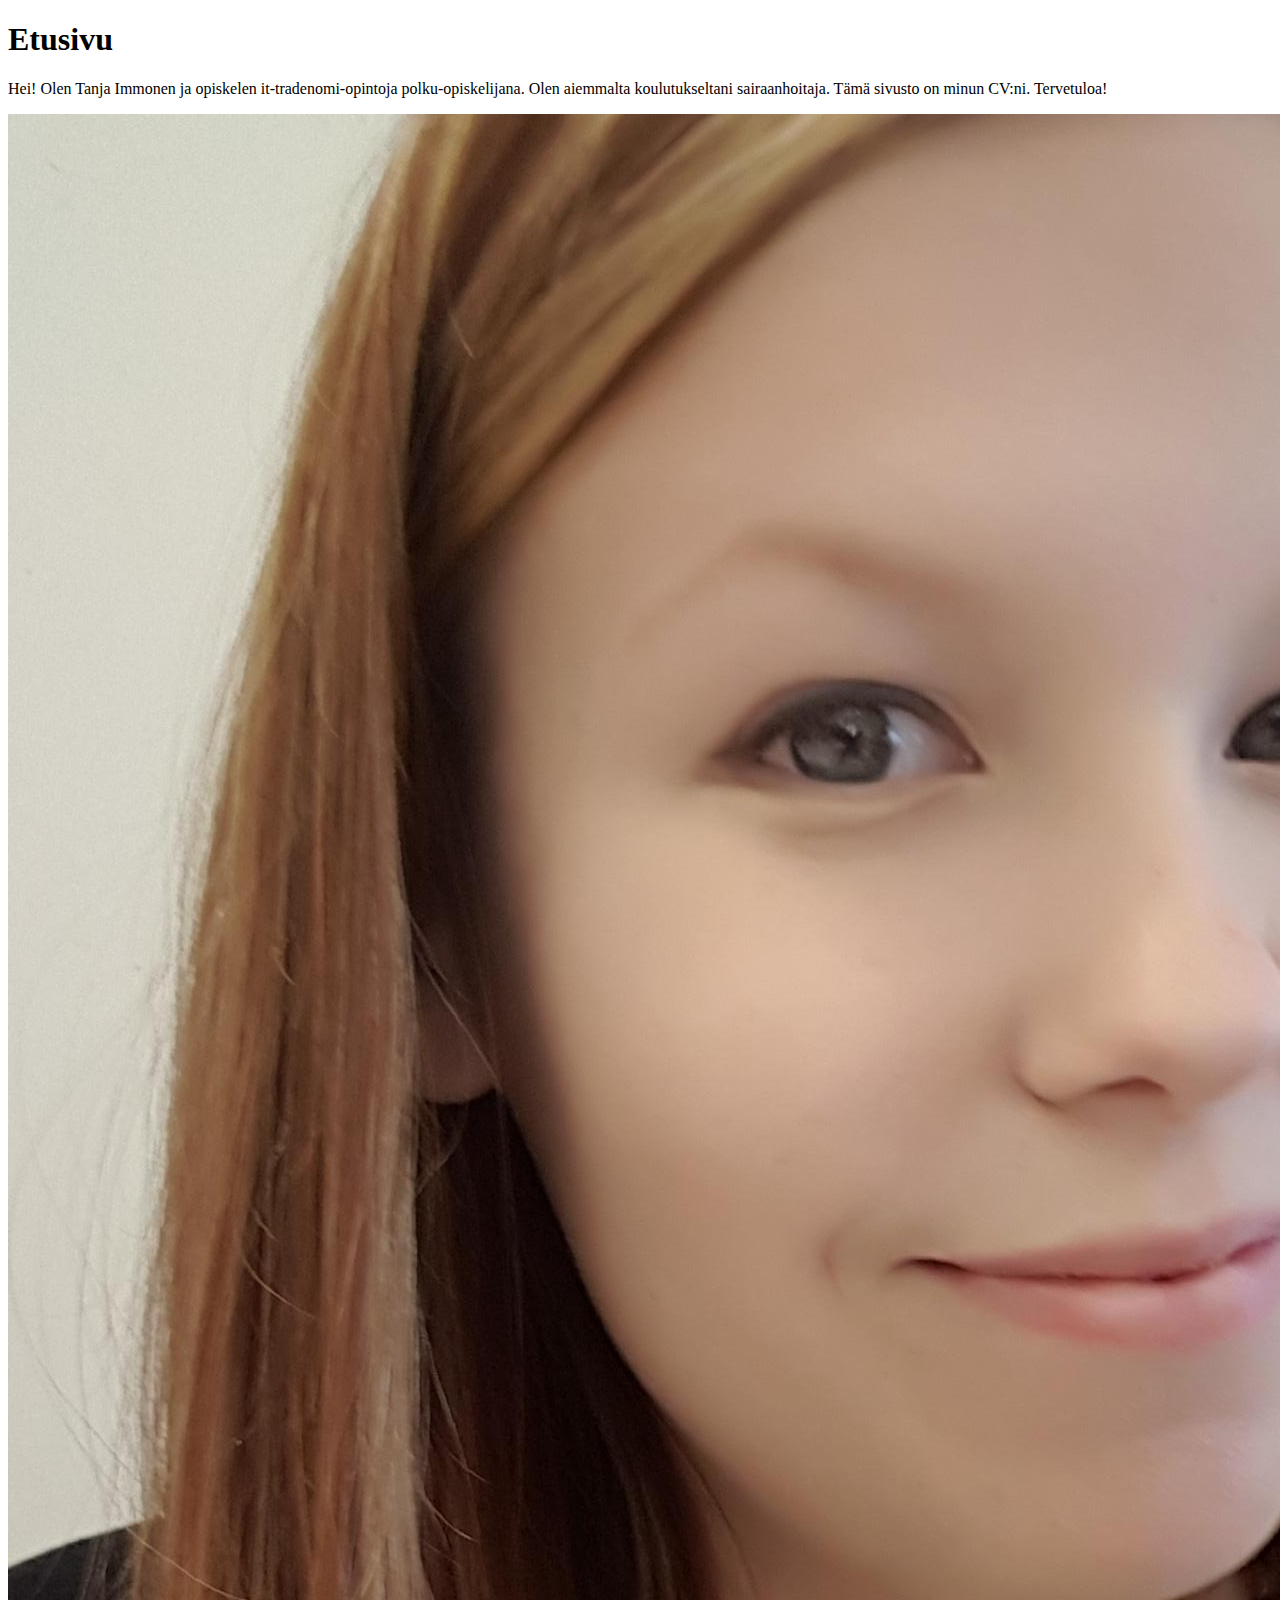
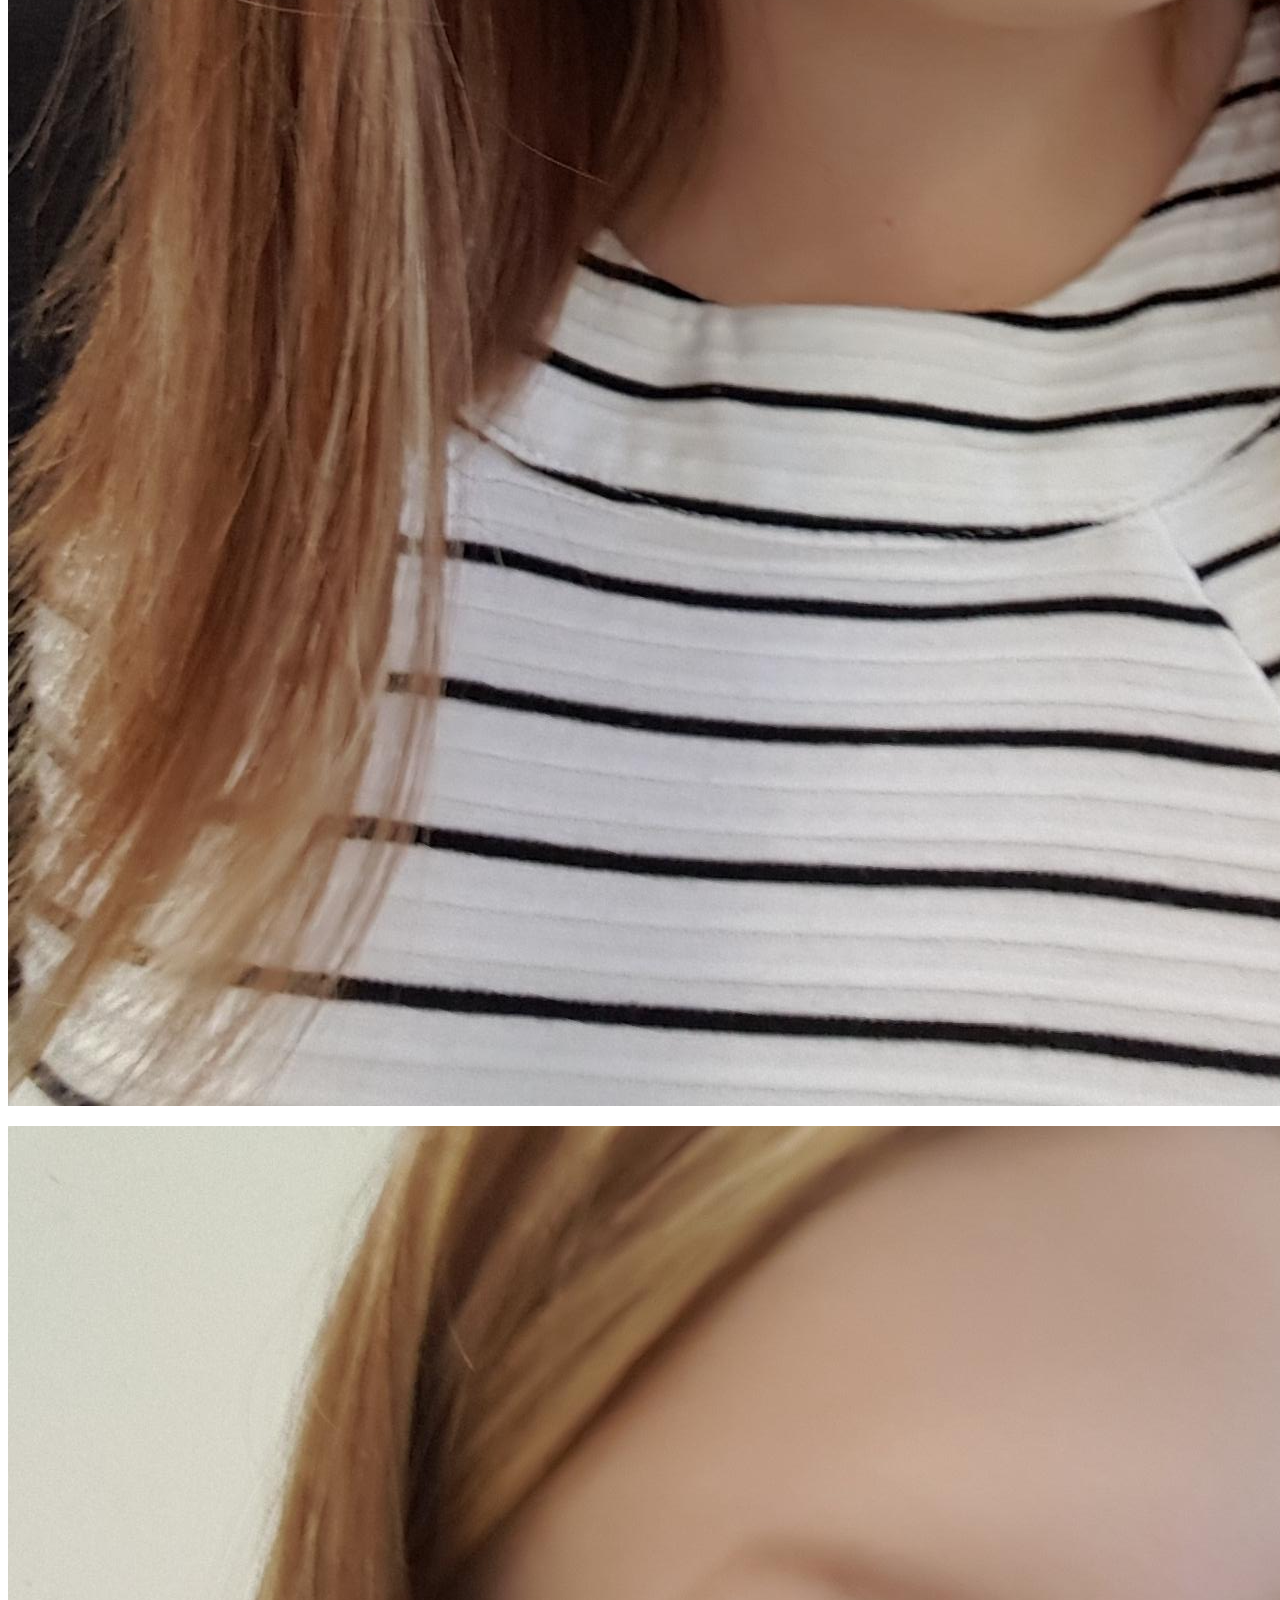
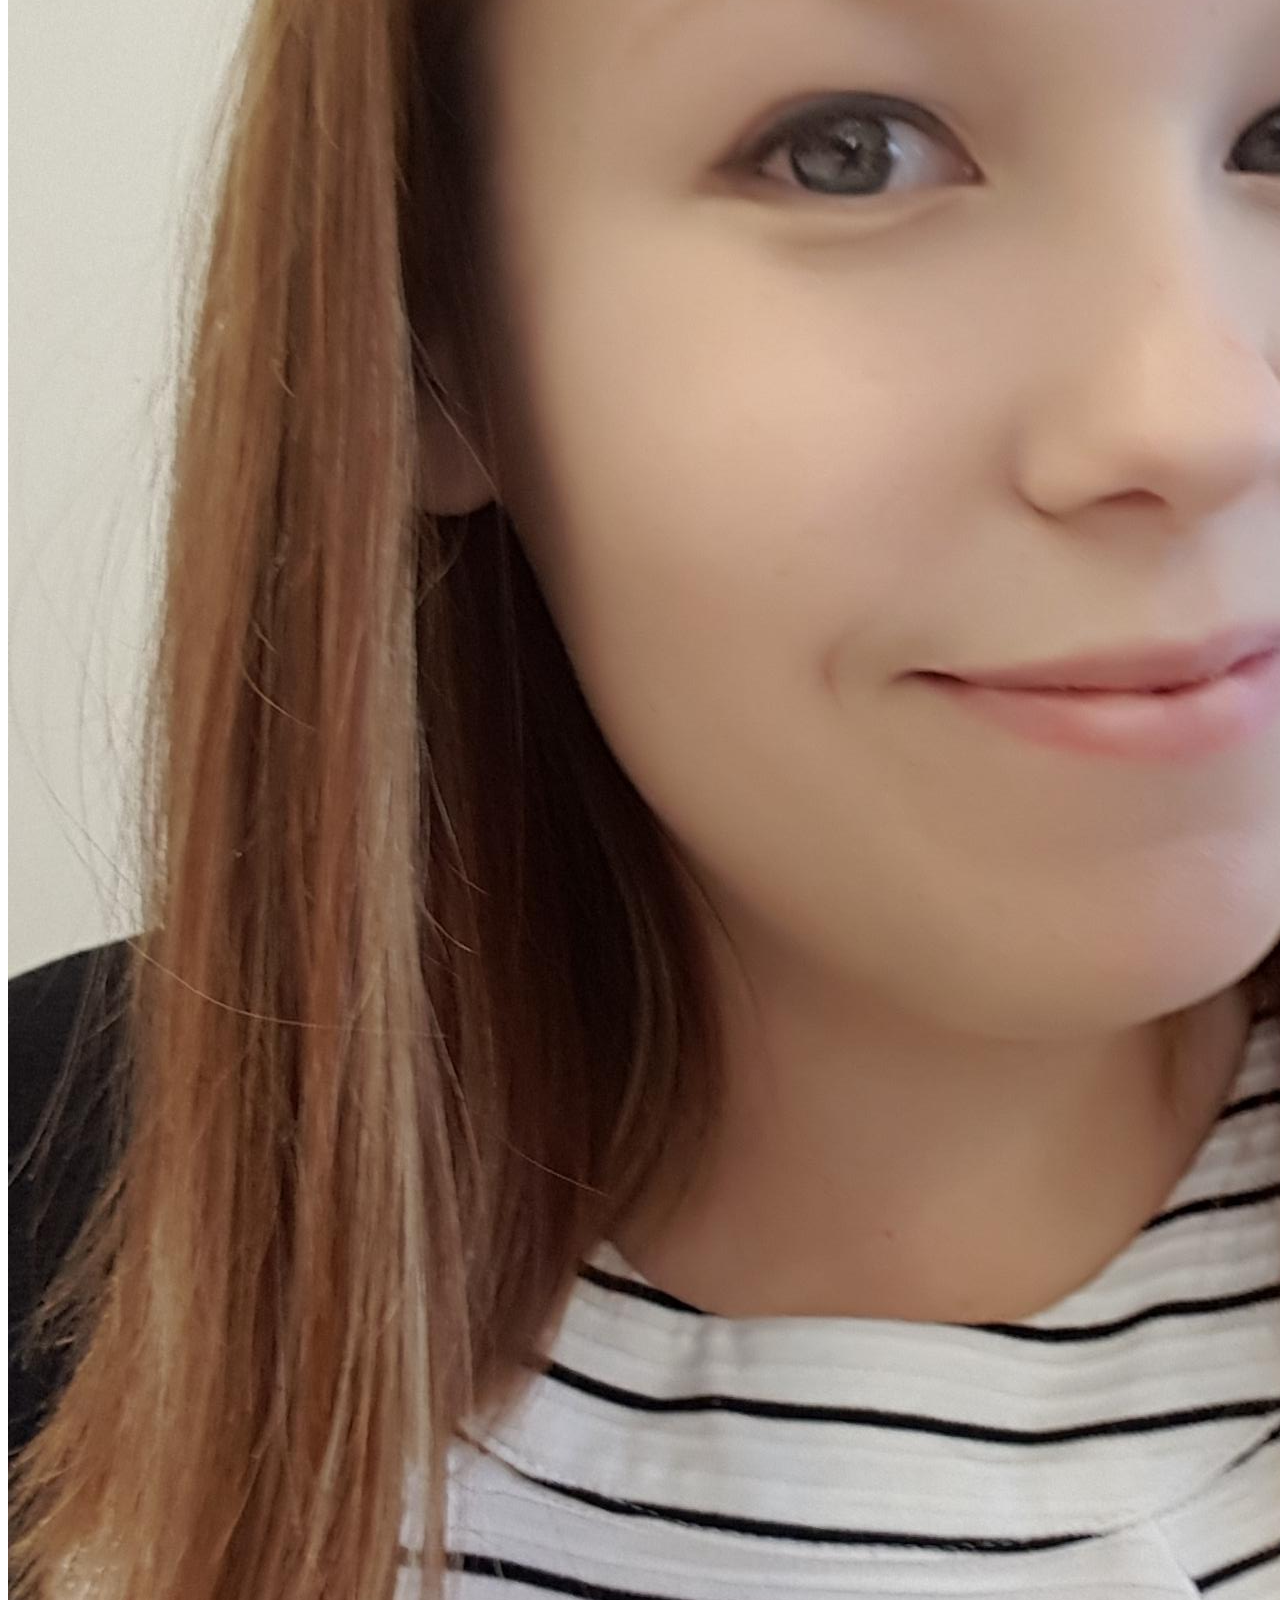
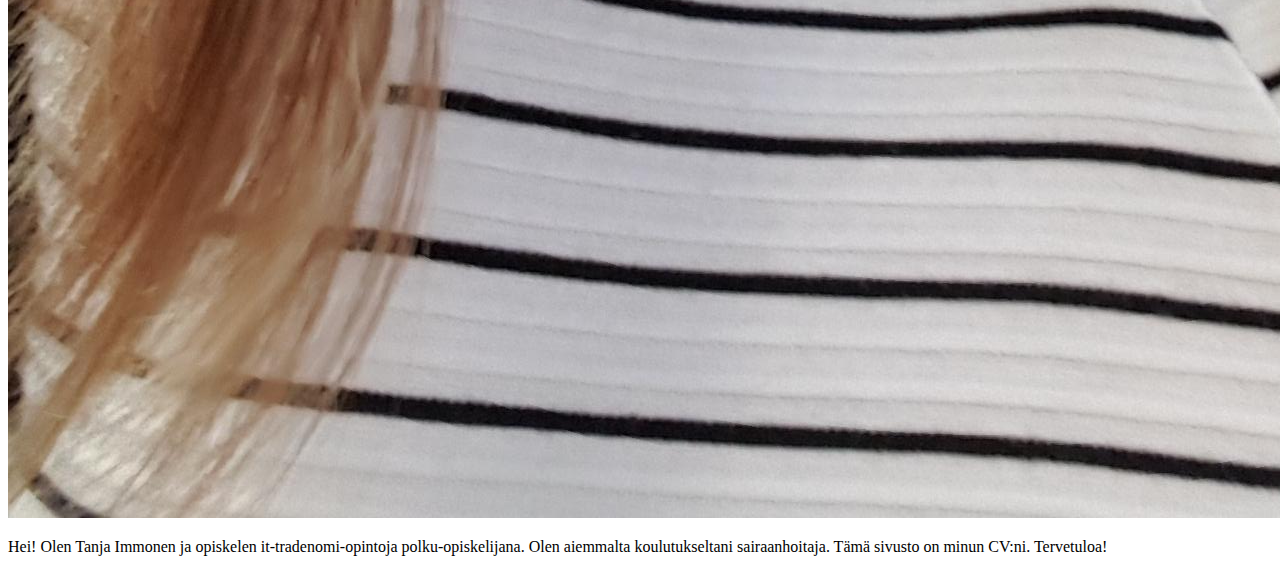
<file: Index.html>
<!DOCTYPE html>
<html>
<head>
    <meta charset="UTF-8" />
    <title>Tanja Immonen</title>
    <link rel="nettisivusto" href="Nettisivusto.css">
</head>

<body>
    <div class="header">
        <h1>Etusivu</h1>
        </div>

    <div class="content">
        <p>Hei! Olen Tanja Immonen ja opiskelen it-tradenomi-opintoja polku-opiskelijana. Olen aiemmalta koulutukseltani sairaanhoitaja. Tämä sivusto on minun CV:ni. Tervetuloa! </p>
        <img src="tanja.jpg">
        </div>

     <div class="content row">
         <div class="column">
            <p><img src="tanja.jpg"</p>
         </div>
        <div class="column">
            <p>Hei! Olen Tanja Immonen ja opiskelen it-tradenomi-opintoja polku-opiskelijana. Olen aiemmalta koulutukseltani sairaanhoitaja. Tämä sivusto on minun CV:ni. Tervetuloa!</p>
        </div>
        </div>
        
</body>
</html>
</file>
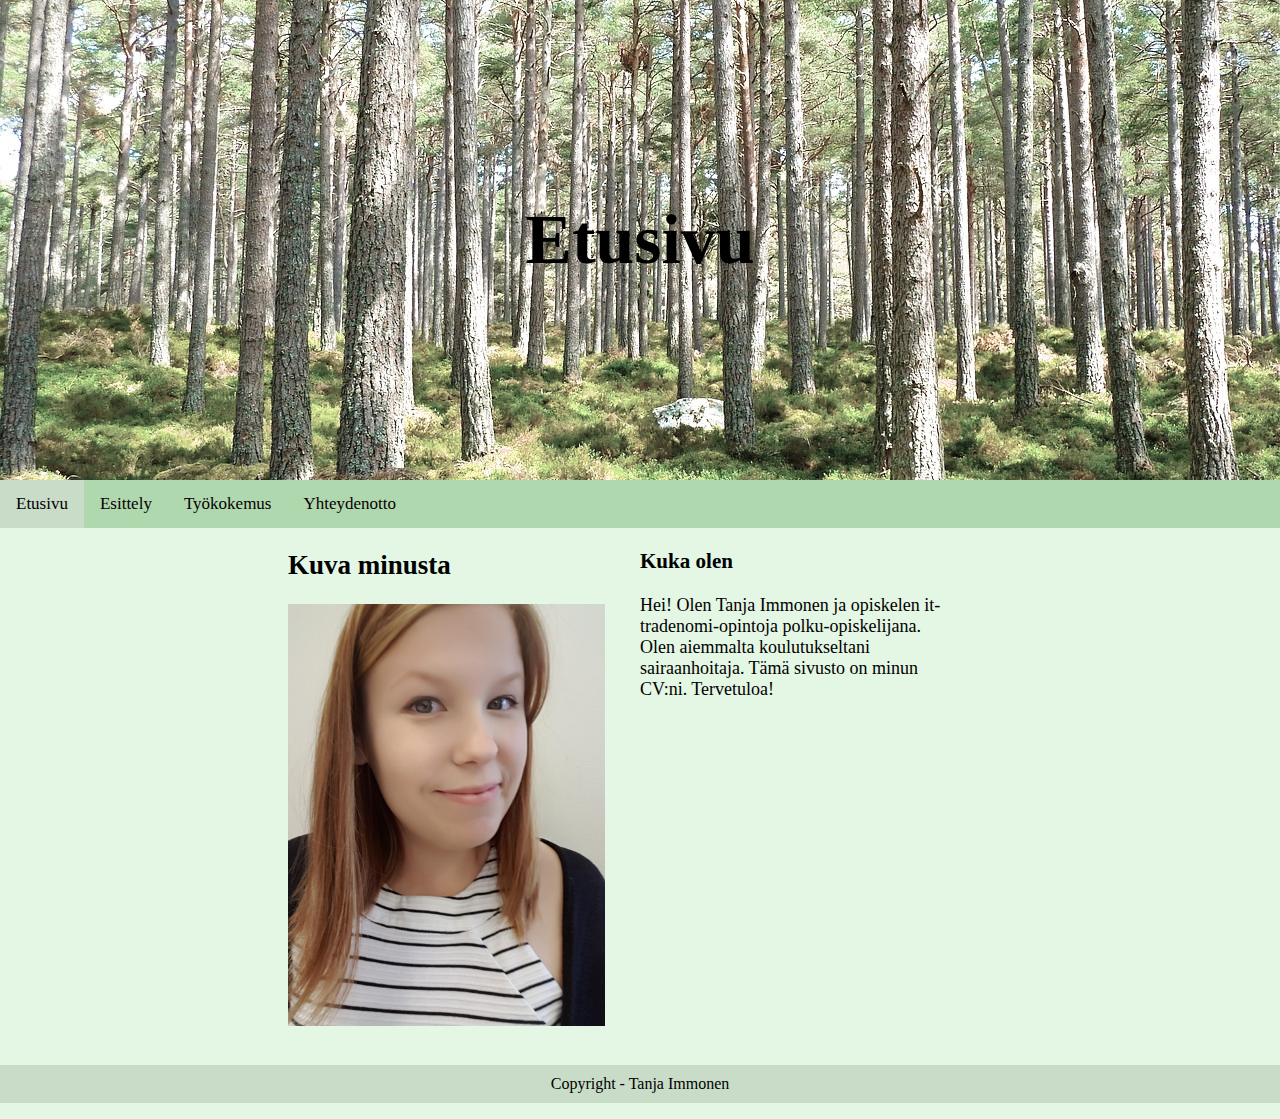
<file: index.html>
<!DOCTYPE html>
<html lang="fi">
<head>
    <meta charset="UTF-8">
    <title>Tanja Immonen</title>
    <link rel="stylesheet" href="./Nettisivusto.css">
</head>

<body>
    <header>
        <h1>Etusivu</h1>
    </header>

    <div class="topnav">
        <a class="active" href="index.html">Etusivu</a>
        <a href="Introduction.html">Esittely</a>
        <a href="Experience.html">Työkokemus</a>
        <a href="Contact.html">Yhteydenotto</a>
    </div>

    <section>

     <div class="content row">
         <div class="column">
            <h2> Kuva minusta </h2>
            <p><img src="tanja.jpg" alt="Kuva minusta"> </p>
         </div>
        <div class="column">
            <h3> Kuka olen </h3>
            <p>Hei! Olen Tanja Immonen ja opiskelen it-tradenomi-opintoja polku-opiskelijana. Olen aiemmalta koulutukseltani sairaanhoitaja. Tämä sivusto on minun CV:ni. Tervetuloa!</p>
        </div>
     </div>
    </section>
    <footer>
        <p>Copyright - Tanja Immonen</p>
    </footer>
        
</body>
</html>
</file>
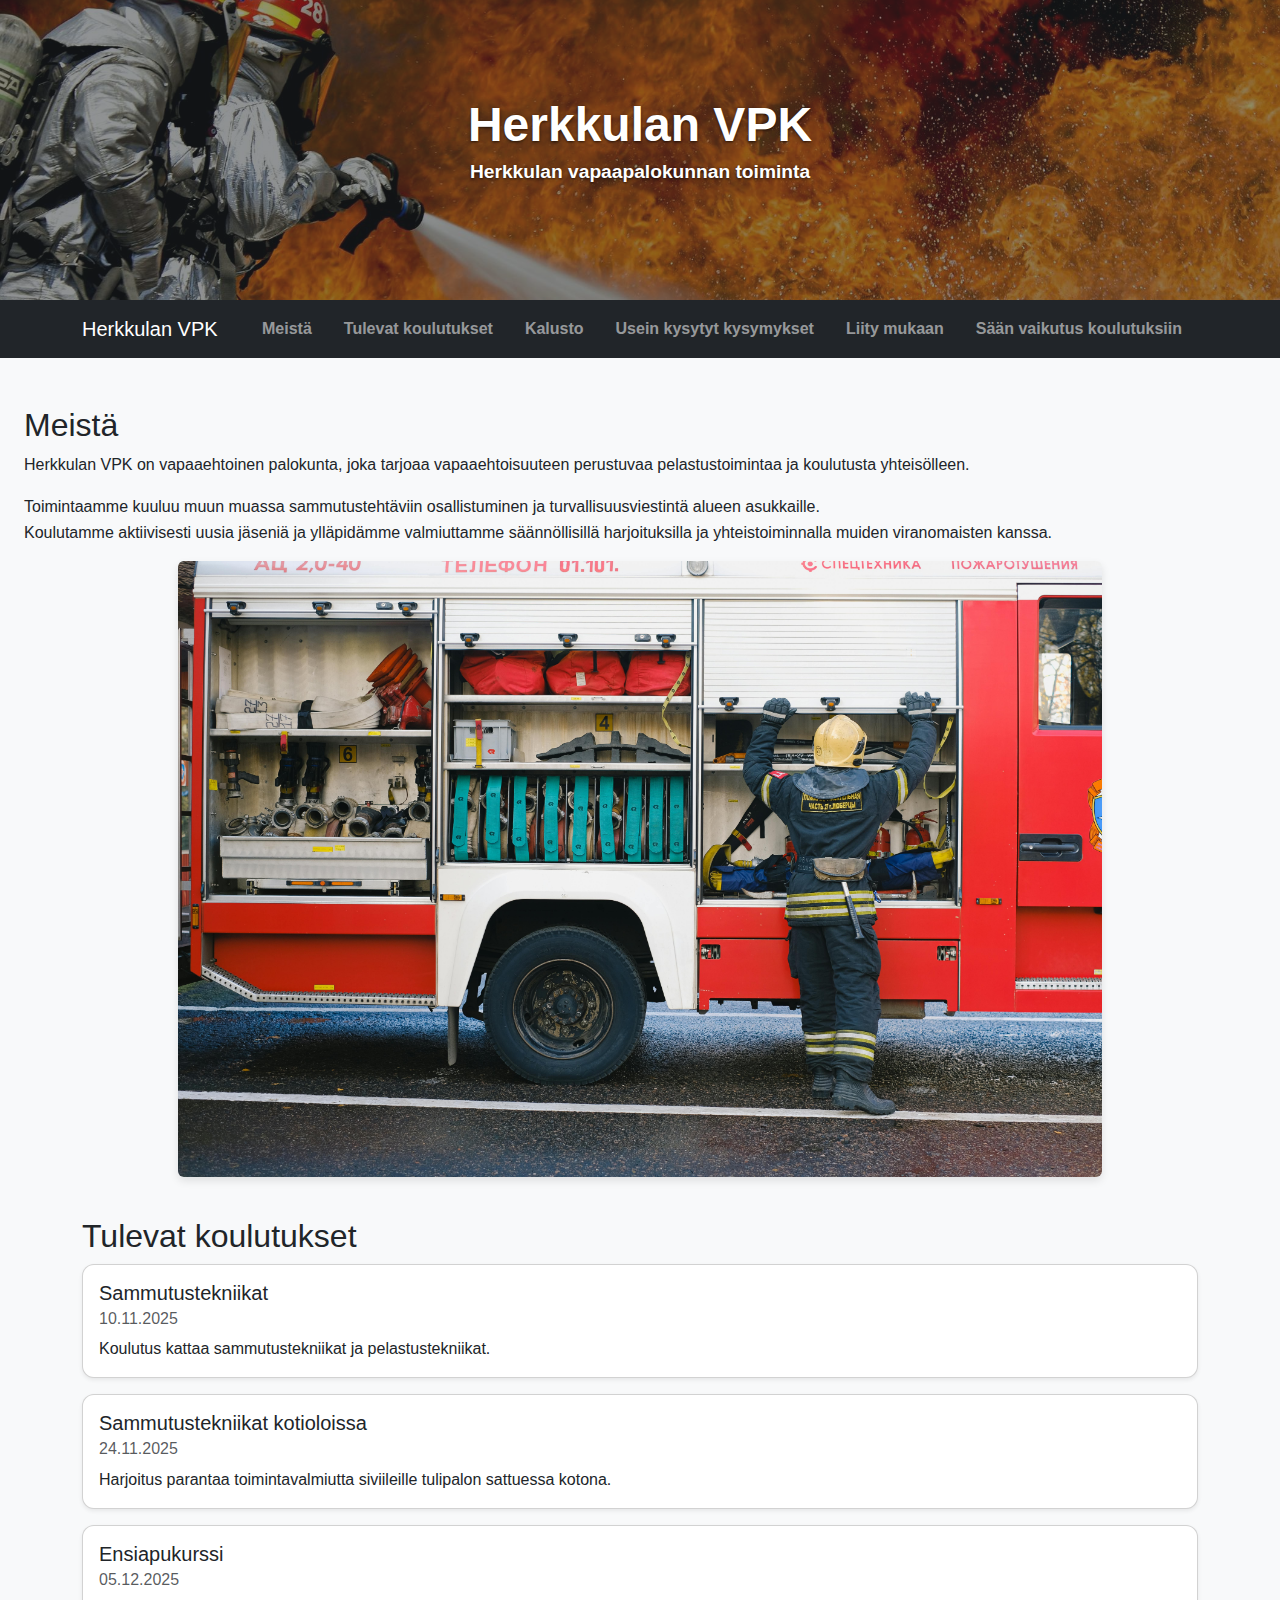
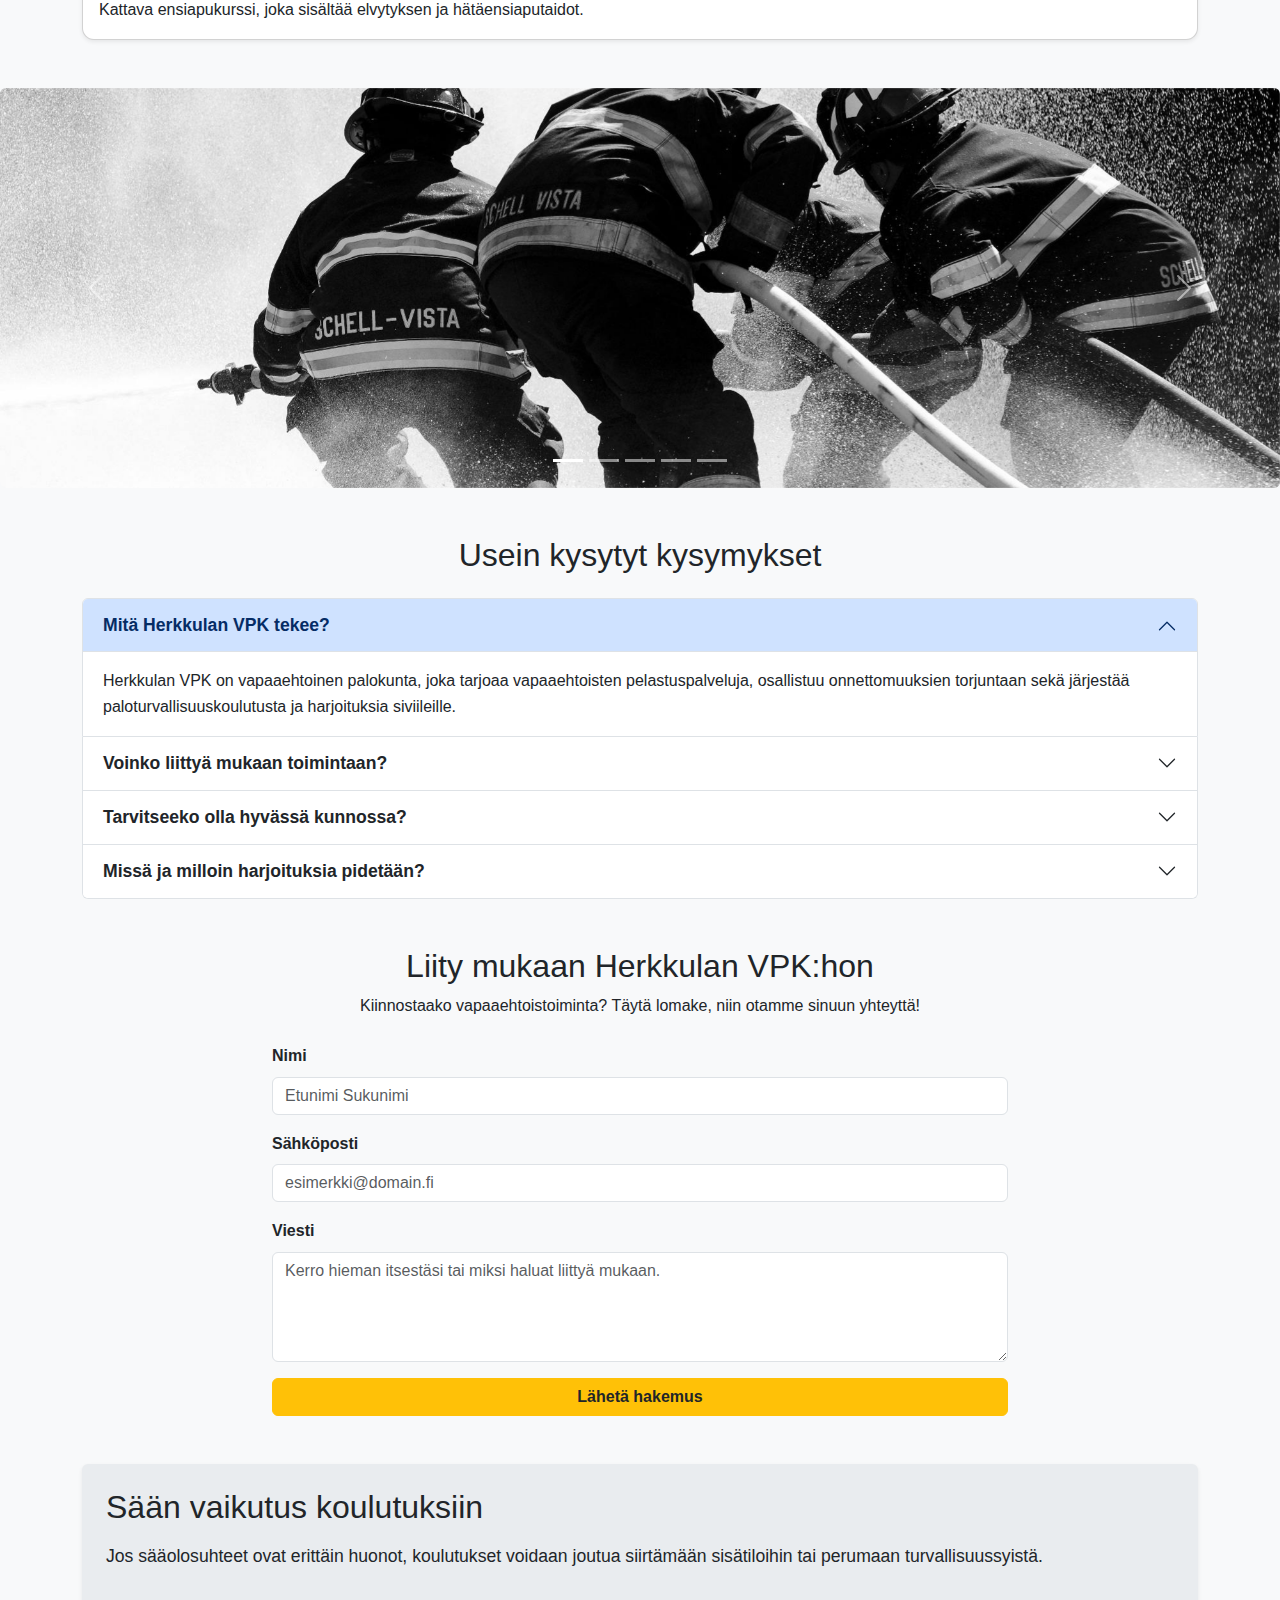
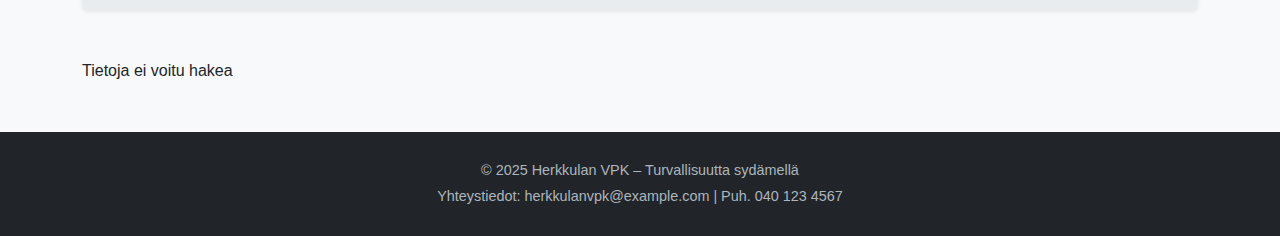
<file: Kokoava/index.html>
<!DOCTYPE html>
<html lang="en">

<head>
  <title>Herkkulan VPK</title>
  <meta charset="utf-8">
  <meta name="viewport" content="width=device-width, initial-scale=1">
  <link href="https://cdn.jsdelivr.net/npm/bootstrap@5.3.3/dist/css/bootstrap.min.css" rel="stylesheet">
  <script src="https://cdn.jsdelivr.net/npm/bootstrap@5.3.3/dist/js/bootstrap.bundle.min.js"></script>

  <link rel="stylesheet" href="styles.css">

</head>

<body>
  <!-- Otsikko -->
  <div class="position-relative text-white text-center"
    style="background-image: url('./palo.jpg'); background-size: cover; background-position: center; height: 300px;">

    <!-- Overlay himmennys -->
    <div class="position-absolute top-0 start-0 w-100 h-100 bg-dark opacity-50"></div>

    <!-- Teksti sisältö -->
    <div class="position-relative p-5">
      <h1>Herkkulan VPK</h1>
      <p><b>Herkkulan vapaapalokunnan toiminta</b></p>
    </div>

  </div>

  <!-- Navigaatio -->
  <nav class="navbar navbar-expand-lg navbar-dark bg-dark sticky-top">
    <div class="container">
      <a class="navbar-brand" href="#">Herkkulan VPK</a>

      <!-- Hampurilaispainike -->
      <button class="navbar-toggler" type="button" data-bs-toggle="collapse" data-bs-target="#navbarNav"
        aria-controls="navbarNav" aria-expanded="false" aria-label="Valikon avaaminen">
        <span class="navbar-toggler-icon"></span>
      </button>

      <!-- Navigaatio-osio -->
      <div class="collapse navbar-collapse" id="navbarNav">
        <ul class="navbar-nav ms-auto">
          <li class="nav-item">
            <a class="nav-link" href="#meista">Meistä</a>
          </li>
          <li class="nav-item">
            <a class="nav-link" href="#koulutukset">Tulevat koulutukset</a>
          </li>
          <li class="nav-item">
            <a class="nav-link" href="#kalustoCarousel">Kalusto</a>
          </li>
          <li class="nav-item">
            <a class="nav-link" href="#faq">Usein kysytyt kysymykset</a>
          </li>
          <li class="nav-item">
            <a class="nav-link" href="#liity">Liity mukaan</a>
          </li>
          <li class="nav-item">
            <a class="nav-link" href="#saa">Sään vaikutus koulutuksiin</a>
          </li>
        </ul>
      </div>
    </div>
  </nav>


  <!--Meistä-osio-->

  <div id="meista" class="container-fluid mt-5 px-4">
    <div class="row">
      <div class="col-12">
        <h2>Meistä</h2>
        <p>Herkkulan VPK on vapaaehtoinen palokunta, joka tarjoaa vapaaehtoisuuteen perustuvaa pelastustoimintaa ja
          koulutusta yhteisölleen.</p>

        <p>Toimintaamme kuuluu muun muassa sammutustehtäviin osallistuminen ja turvallisuusviestintä alueen
          asukkaille.
          <br> Koulutamme aktiivisesti uusia jäseniä ja ylläpidämme valmiuttamme
          säännöllisillä harjoituksilla ja yhteistoiminnalla muiden viranomaisten kanssa.
        </p>

        <img src="./paloauto.jpg" alt="Herkkulan VPK toiminnassa" class="img-fluid rounded mb-3 w-75" />
      </div>
    </div>
  </div>


  <hr class="d-sm-none">
  <!--Tulevat koulutukset-->
  <div id="koulutukset" class="container mt-4">

    <h2>Tulevat koulutukset</h2>

    <div class="card mb-3 shadow-sm w-100">
      <div class="card-body">
        <h5 class="card-title">Sammutustekniikat</h5>
        <h6 class="card-subtitle mb-2 text-muted">10.11.2025</h6>
        <p class="card-text">Koulutus kattaa sammutustekniikat ja pelastustekniikat.</p>
      </div>
    </div>

    <div class="card mb-3 shadow-sm w-100">
      <div class="card-body">
        <h5 class="card-title">Sammutustekniikat kotioloissa</h5>
        <h6 class="card-subtitle mb-2 text-muted">24.11.2025</h6>
        <p class="card-text">Harjoitus parantaa toimintavalmiutta siviileille tulipalon sattuessa kotona.</p>
      </div>
    </div>

    <div class="card mb-3 shadow-sm w-100">
      <div class="card-body">
        <h5 class="card-title">Ensiapukurssi</h5>
        <h6 class="card-subtitle mb-2 text-muted">05.12.2025</h6>
        <p class="card-text">Kattava ensiapukurssi, joka sisältää elvytyksen ja hätäensiaputaidot.</p>
      </div>
    </div>
  </div>


  <!--Kuvakaruselli kaluston ja henkilöstön kuvista-->
  <div id="kalustoCarousel" class="carousel slide mt-5" data-bs-ride="carousel">


    <!-- Indikaattorit (pallot) -->
    <div class="carousel-indicators">
      <button type="button" data-bs-target="#kalustoCarousel" data-bs-slide-to="0" class="active" aria-current="true"
        aria-label="Slide 1"></button>
      <button type="button" data-bs-target="#kalustoCarousel" data-bs-slide-to="1" aria-label="Slide 2"></button>
      <button type="button" data-bs-target="#kalustoCarousel" data-bs-slide-to="2" aria-label="Slide 3"></button>
      <button type="button" data-bs-target="#kalustoCarousel" data-bs-slide-to="3" aria-label="Slide 4"></button>
      <button type="button" data-bs-target="#kalustoCarousel" data-bs-slide-to="4" aria-label="Slide 5"></button>
    </div>

    <!-- Karusellin kuvat -->
    <div class="carousel-inner rounded">
      <div class="carousel-item active">
        <img src="./yhdessa.jpg" class="d-block w-100" alt="Kalusto kuva 1" />
      </div>
      <div class="carousel-item">
        <img src="./asu.jpg" class="d-block w-100" alt="Kalusto kuva 2" />
      </div>
      <div class="carousel-item">
        <img src="./asu2.jpg" class="d-block w-100" alt="Kalusto kuva 3" />
      </div>
      <div class="carousel-item">
        <img src="./sammuttaa.jpg" class="d-block w-100" alt="Kalusto kuva 4" />
      </div>
      <div class="carousel-item">
        <img src="./sammutus.jpg" class="d-block w-100" alt="Kalusto kuva 5" />
      </div>
    </div>

    <!-- Navigointipainikkeet -->
    <button class="carousel-control-prev" type="button" data-bs-target="#kalustoCarousel" data-bs-slide="prev">
      <span class="carousel-control-prev-icon" aria-hidden="true"></span>
      <span class="visually-hidden">Edellinen</span>
    </button>
    <button class="carousel-control-next" type="button" data-bs-target="#kalustoCarousel" data-bs-slide="next">
      <span class="carousel-control-next-icon" aria-hidden="true"></span>
      <span class="visually-hidden">Seuraava</span>
    </button>
  </div>

  <!-- Accordion FAQ -->
  <div id="faq" class="container my-5">
    <h2 class="mb-4 text-center">Usein kysytyt kysymykset</h2>
    <div class="accordion" id="faqAccordion">

      <!-- Kysymys 1 -->
      <div class="accordion-item">
        <h2 class="accordion-header" id="faqHeadingOne">
          <button class="accordion-button" type="button" data-bs-toggle="collapse" data-bs-target="#faqCollapseOne"
            aria-expanded="true" aria-controls="faqCollapseOne">
            Mitä Herkkulan VPK tekee?
          </button>
        </h2>
        <div id="faqCollapseOne" class="accordion-collapse collapse show" aria-labelledby="faqHeadingOne"
          data-bs-parent="#faqAccordion">
          <div class="accordion-body">
            Herkkulan VPK on vapaaehtoinen palokunta, joka tarjoaa vapaaehtoisten pelastuspalveluja, osallistuu
            onnettomuuksien
            torjuntaan sekä järjestää paloturvallisuuskoulutusta ja harjoituksia siviileille.
          </div>
        </div>
      </div>

      <!-- Kysymys 2 -->
      <div class="accordion-item">
        <h2 class="accordion-header" id="faqHeadingTwo">
          <button class="accordion-button collapsed" type="button" data-bs-toggle="collapse"
            data-bs-target="#faqCollapseTwo" aria-expanded="false" aria-controls="faqCollapseTwo">
            Voinko liittyä mukaan toimintaan?
          </button>
        </h2>
        <div id="faqCollapseTwo" class="accordion-collapse collapse" aria-labelledby="faqHeadingTwo"
          data-bs-parent="#faqAccordion">
          <div class="accordion-body">
            Kyllä! Etsimme jatkuvasti uusia vapaaehtoisia eri tehtäviin. Ota yhteyttä tai tule tutustumaan
            harjoituksiin
            paikan päälle.
          </div>
        </div>
      </div>

      <!-- Kysymys 3 -->
      <div class="accordion-item">
        <h2 class="accordion-header" id="faqHeadingThree">
          <button class="accordion-button collapsed" type="button" data-bs-toggle="collapse"
            data-bs-target="#faqCollapseThree" aria-expanded="false" aria-controls="faqCollapseThree">
            Tarvitseeko olla hyvässä kunnossa?
          </button>
        </h2>
        <div id="faqCollapseThree" class="accordion-collapse collapse" aria-labelledby="faqHeadingThree"
          data-bs-parent="#faqAccordion">
          <div class="accordion-body">
            Fyysinen kunto on hyödyksi sammutus- ja pelastustehtävissä, mutta VPK:ssa on myös monia muita rooleja,
            joissa fyysinen kunto ei ole ratkaisevaa.
          </div>
        </div>
      </div>

      <!-- Kysymys 4 -->
      <div class="accordion-item">
        <h2 class="accordion-header" id="faqHeadingFive">
          <button class="accordion-button collapsed" type="button" data-bs-toggle="collapse"
            data-bs-target="#faqCollapseFive" aria-expanded="false" aria-controls="faqCollapseFive">
            Missä ja milloin harjoituksia pidetään?
          </button>
        </h2>
        <div id="faqCollapseFive" class="accordion-collapse collapse" aria-labelledby="faqHeadingFive"
          data-bs-parent="#faqAccordion">
          <div class="accordion-body">
            Harjoitukset pidetään Herkkulan paloasemalla viikoittain, yleensä torstai-iltaisin klo 18. Tervetuloa
            mukaan
            seuraamaan tai osallistumaan!
          </div>
        </div>
      </div>

    </div>
  </div>

  <!-- Liity mukaan -osio -->
  <div id="liity" class="container my-5">
    <div class="row justify-content-center">
      <div class="col-lg-8">
        <div class="text-center mb-4">
          <h2>Liity mukaan Herkkulan VPK:hon</h2>
          <p>Kiinnostaako vapaaehtoistoiminta? Täytä lomake, niin otamme sinuun yhteyttä!</p>
        </div>

        <form>
          <div class="mb-3">
            <label for="name" class="form-label">Nimi</label>
            <input type="text" class="form-control" id="name" placeholder="Etunimi Sukunimi" required>
          </div>
          <div class="mb-3">
            <label for="email" class="form-label">Sähköposti</label>
            <input type="email" class="form-control" id="email" placeholder="esimerkki@domain.fi" required>
          </div>
          <div class="mb-3">
            <label for="message" class="form-label">Viesti</label>
            <textarea class="form-control" id="message" rows="4"
              placeholder="Kerro hieman itsestäsi tai miksi haluat liittyä mukaan."></textarea>
          </div>
          <div class="d-grid">
            <button type="submit" class="btn btn-primary">Lähetä hakemus</button>
          </div>
        </form>
      </div>
    </div>
  </div>

  <!--Säätiedot koulutuksia varten-->
  <div id="saa" class="container my-5">
    <div class="p-4 bg-light rounded shadow-sm">
      <h2 class="mb-3">Sään vaikutus koulutuksiin</h2>
      <p>Jos sääolosuhteet ovat erittäin huonot, koulutukset voidaan joutua siirtämään sisätiloihin tai perumaan
        turvallisuussyistä.</p>
    </div>
  </div>


  <!-- Sääosio -->
  <div class="container my-5">
    <div id="vastaus"></div>
  </div>

  <script>
    //Säätietojen haku JSON:in avulla
    function haeSaatiedot() {
      fetch("https://api.openweathermap.org/data/2.5/weather?q=Espoo,FI&appid=665ecd56dfc08dbb50feb8b8f5034e28&lang=fi&units=metric")

        .then(function (response) {
          return response.json();
        })
        .then(function (json) {
          listaaSaatiedot(json);
        })
        .catch(function (error) {
          document.getElementById("vastaus").innerHTML = "Tietoja ei voitu hakea";
          console.error("Virhe:", error);
        });
    }

    function listaaSaatiedot(saatiedot) {
      // Haetaan säätiedot
      let kuvaus = saatiedot.weather[0].description;
      let lampotila = saatiedot.main.temp;
      let tuuli = saatiedot.wind.speed;
      let ikoni = saatiedot.weather[0].icon;
      let ikoniUrl = "https://openweathermap.org/img/wn/" + ikoni + "@2x.png";

      // Haetaan nykyinen kellonaika
      let nyt = new Date();
      let tunnit = nyt.getHours().toString().padStart(2, "0");
      let minuutit = nyt.getMinutes().toString().padStart(2, "0");
      let aika = tunnit + "." + minuutit;

      // Rakennetaan HTML-sisältö
      let teksti = "<h5>Sää Espoossa</h5>";
      teksti += "Sää kello " + aika;
      teksti += "<p><strong>Säätila:</strong> " + kuvaus + "</p>";
      teksti += "<p><strong>Lämpötila:</strong> " + lampotila + " °C</p>";
      teksti += "<p><strong>Tuuli:</strong> " + tuuli + " m/s</p>";
      teksti += "<img src='" + ikoniUrl + "' alt='Sääkuvake' style='filter: none; opacity: 1; width: 100px; height: 100px;'>";

      // Näytetään sisältö sivulla
      document.getElementById("vastaus").innerHTML = teksti;
    }

    haeSaatiedot();
  </script>

  <!--Footer-->
  <div class="mt-5 p-4 bg-dark text-white text-center">
    <p>&copy; 2025 Herkkulan VPK – Turvallisuutta sydämellä</p>
    <p>Yhteystiedot: herkkulanvpk@example.com | Puh. 040 123 4567</p>
  </div>


</body>

</html>
</file>
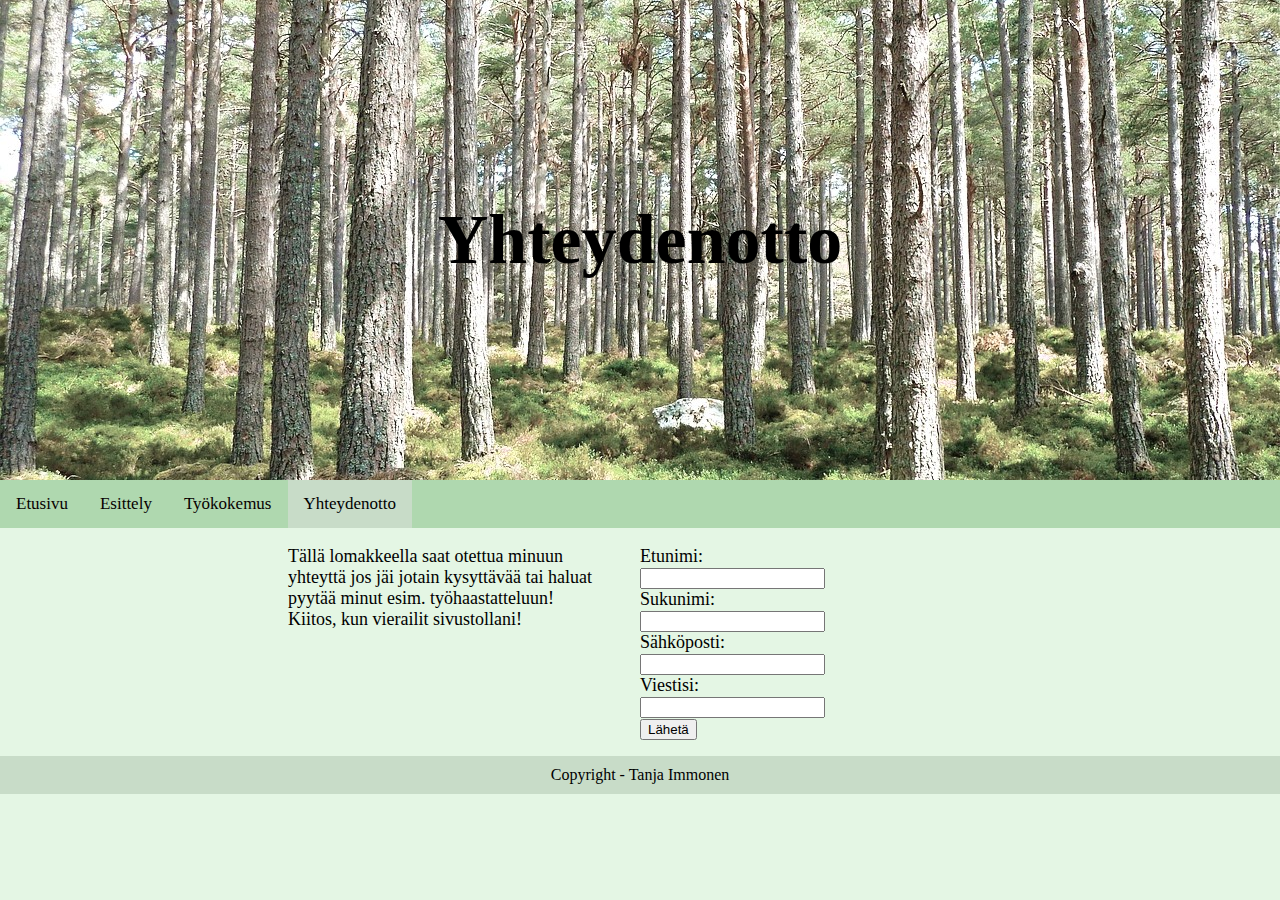
<file: Contact.html>
<!DOCTYPE html>
<html lang="fi">
<head>
    <meta charset="UTF-8">
    <title>Tanja Immonen</title>
    <link rel="stylesheet" href="Nettisivusto.css">
</head>

<body>
    <header>
        <h1>Yhteydenotto</h1>
    </header>

    <div class="topnav">
        <a href="index.html">Etusivu</a>
        <a href="Introduction.html">Esittely</a>
        <a href="Experience.html">Työkokemus</a>
        <a class="active" href="Contact.html">Yhteydenotto</a>
    </div>

    <section>
    
    
    <div class="content row">
        <div class="column">
            <p>Tällä lomakkeella saat otettua minuun yhteyttä jos jäi jotain kysyttävää tai haluat pyytää minut esim. työhaastatteluun! Kiitos, kun vierailit sivustollani! </p>
        </div>
        <div class="column">
            <form>
                <label>Etunimi:</label><br>
                <input type="text"><br>
                <label>Sukunimi:</label><br>
                <input type="text"><br>
                <label>Sähköposti:</label><br>
                <input type="text"><br>
                <label>Viestisi:</label><br>
                <input type="text"><br>
                <input type="submit" value="Lähetä"><br>
                

              </form>
        </div>
    </div>
    </section>
    <footer>
        <p>Copyright - Tanja Immonen</p>
    </footer>
    
</body>

</html>
</file>
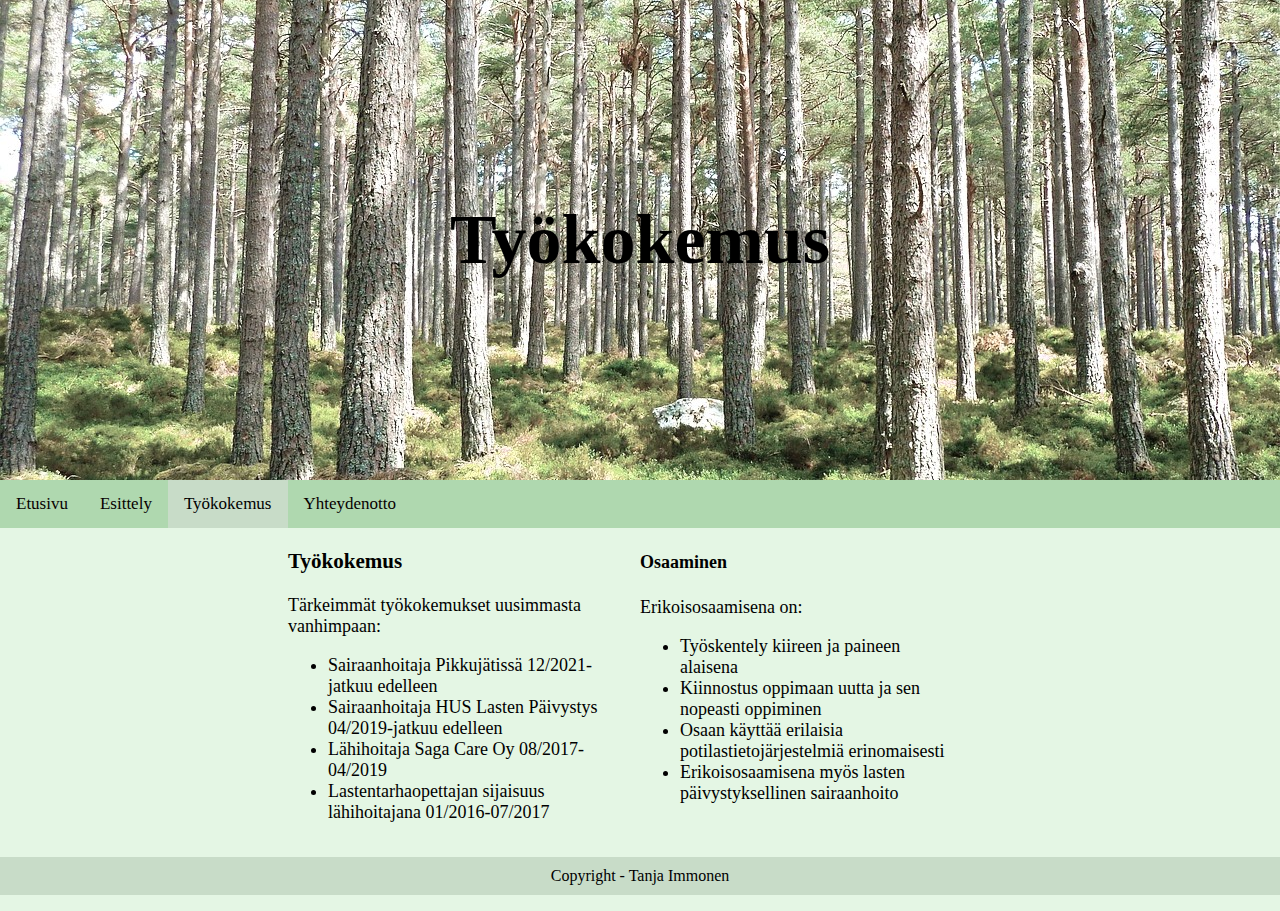
<file: Experience.html>
<!DOCTYPE html>
<html lang="fi">
<head>
    <meta charset="UTF-8">
    <title>Tanja Immonen</title>
    <link rel="stylesheet" href="Nettisivusto.css">
</head>

<body>
    <header>
        <h1>Työkokemus</h1>
    </header>

    <div class="topnav">
        <a href="index.html">Etusivu</a>
        <a href="Introduction.html">Esittely</a>
        <a class="active" href="Experience.html">Työkokemus</a>
        <a href="Contact.html">Yhteydenotto</a>
    </div>

    <section>

    <div class="content row">
        <div class="column">
            <h3>Työkokemus</h3>
            <p> Tärkeimmät työkokemukset uusimmasta vanhimpaan:</p>
            <ul>
               <li>Sairaanhoitaja Pikkujätissä 12/2021-jatkuu edelleen</li>
               <li>Sairaanhoitaja HUS Lasten Päivystys 04/2019-jatkuu edelleen</li>
               <li>Lähihoitaja Saga Care Oy 08/2017-04/2019</li>
               <li>Lastentarhaopettajan sijaisuus lähihoitajana 01/2016-07/2017</li>
            </ul>
        </div>
        <div class="column">
            <h4>Osaaminen</h4>
            <p>Erikoisosaamisena on:</p>
            <ul>
                <li>Työskentely kiireen ja paineen alaisena</li>
                <li>Kiinnostus oppimaan uutta ja sen nopeasti oppiminen</li>
                <li>Osaan käyttää erilaisia potilastietojärjestelmiä erinomaisesti</li>
                <li>Erikoisosaamisena myös lasten päivystyksellinen sairaanhoito</li>
            </ul>
        </div>
      </div>
    </section>
    <footer>
        <p>Copyright - Tanja Immonen</p>
    </footer>

</body>


</html>
</file>
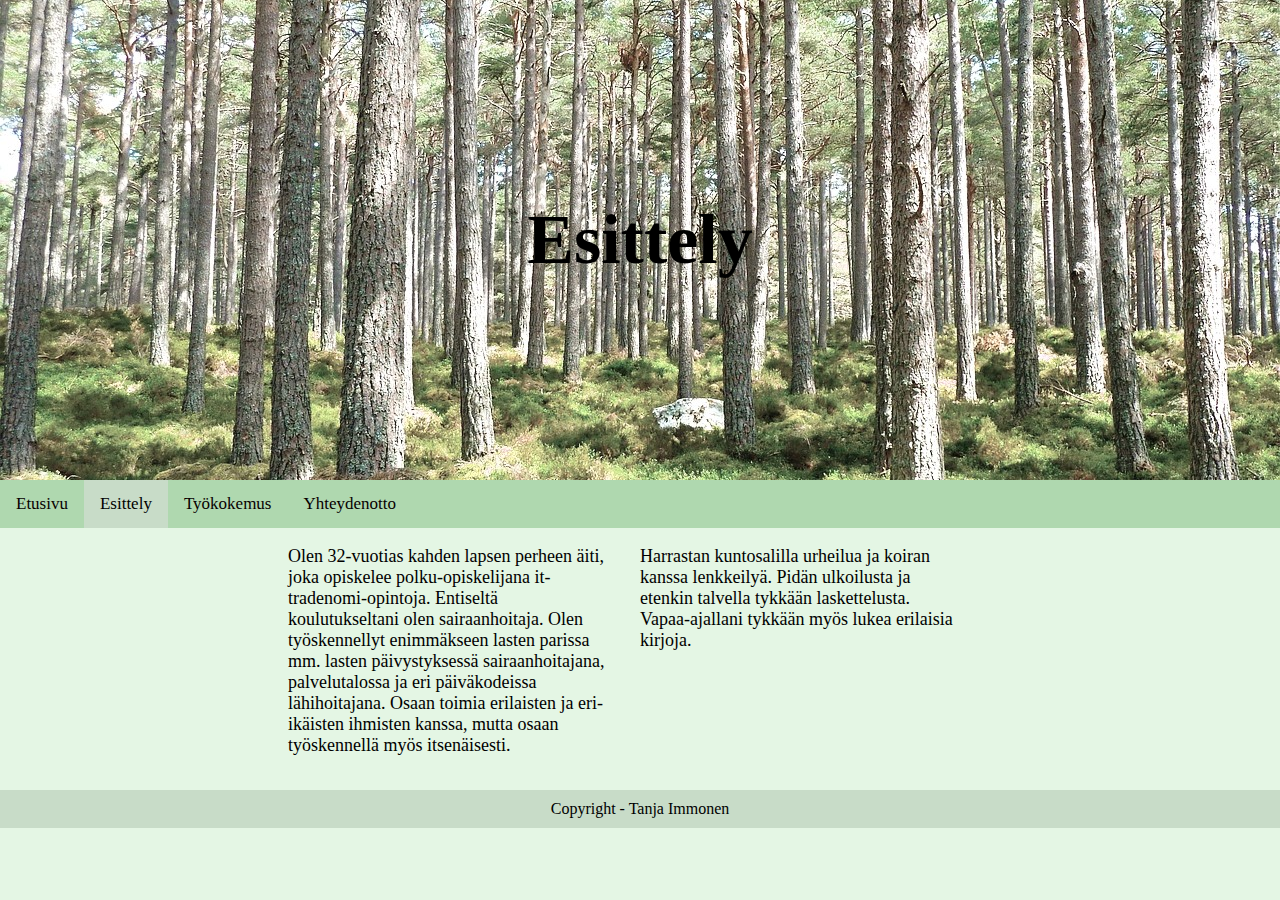
<file: Introduction.html>
<!DOCTYPE html>
<html lang="fi">
<head>
    <meta charset="UTF-8"> 
    <title>Tanja Immonen</title>
    <link rel="stylesheet" href="Nettisivusto.css">
</head>

<body>
    <header>
        <h1>Esittely</h1>
    </header>

    <div class="topnav">
        <a href="index.html">Etusivu</a>
        <a class="active" href="Introduction.html">Esittely</a>
        <a href="Experience.html">Työkokemus</a>
        <a href="Contact.html">Yhteydenotto</a>
    </div>

    <section>

    <div class="content row">
        <div class="column">
            <p>Olen 32-vuotias kahden lapsen perheen äiti, joka opiskelee polku-opiskelijana it-tradenomi-opintoja. Entiseltä koulutukseltani olen sairaanhoitaja. Olen työskennellyt enimmäkseen lasten parissa mm. lasten päivystyksessä sairaanhoitajana, palvelutalossa ja eri päiväkodeissa lähihoitajana. Osaan toimia erilaisten ja eri-ikäisten ihmisten kanssa, mutta osaan työskennellä myös itsenäisesti.</p>
            
        </div>
        <div class="column">
            <p>Harrastan kuntosalilla urheilua ja koiran kanssa lenkkeilyä. Pidän ulkoilusta ja etenkin talvella tykkään laskettelusta. Vapaa-ajallani tykkään myös lukea erilaisia kirjoja.</p></div>
      </div>
    </section>
    <footer>
        <p>Copyright - Tanja Immonen</p>
    </footer>

</body>


</html>
</file>
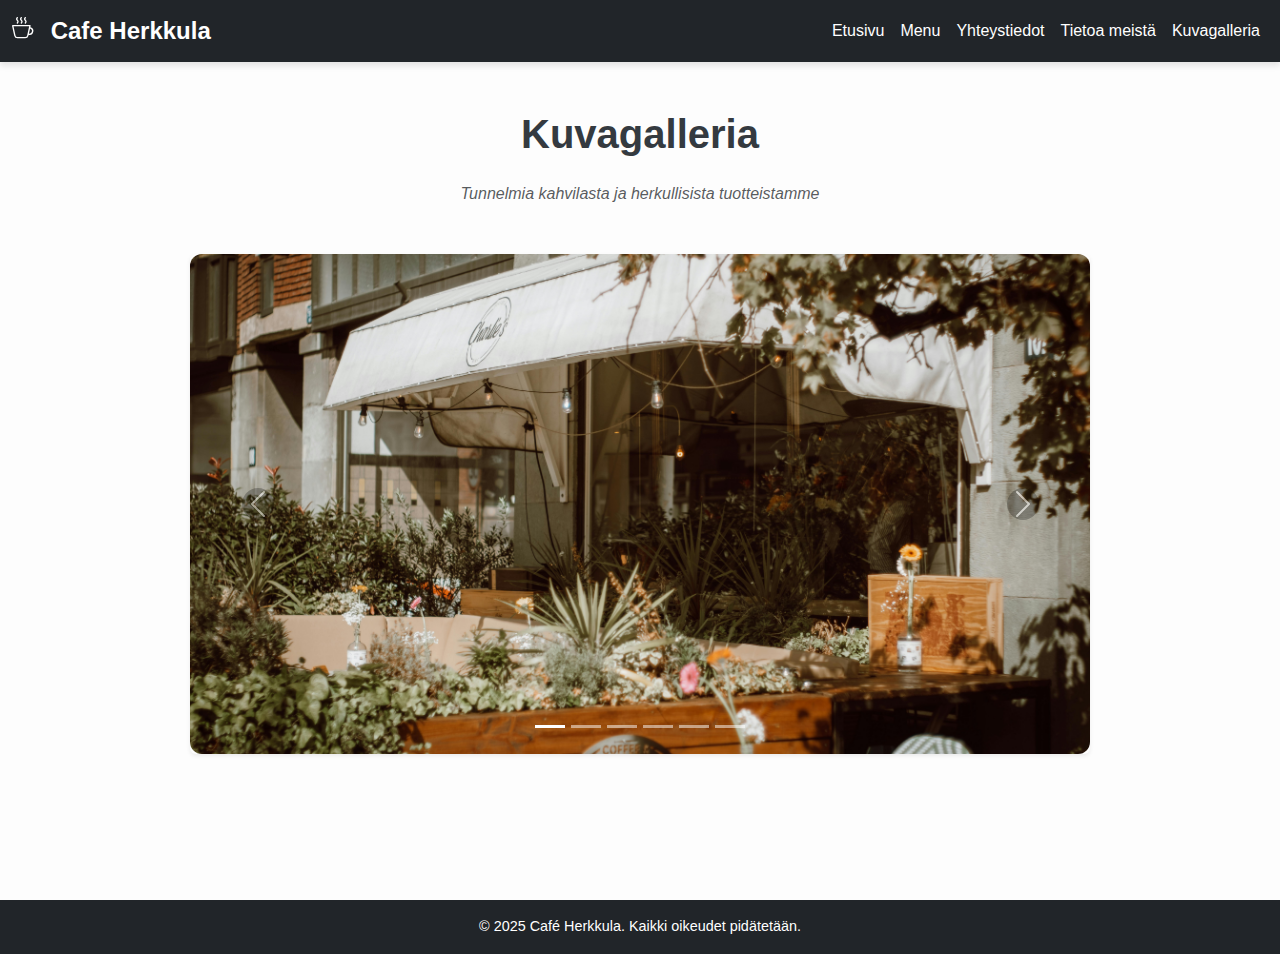
<file: kuvagalleria.html>
<!DOCTYPE html>
<html lang="en">

<head>
  <meta charset="UTF-8">
  <meta name="viewport" content="width=device-width, height=device-heigth, initial-scale=1.0">
  <link href="https://cdn.jsdelivr.net/npm/bootstrap@5.3.3/dist/css/bootstrap.min.css" rel="stylesheet">
  <script src="https://cdn.jsdelivr.net/npm/bootstrap@5.3.3/dist/js/bootstrap.bundle.min.js"></script>
  <link rel="stylesheet" href="styles5.css">

  <title>Café Herkkula - Kuvagalleria</title>
</head>

<body>
  <main>

    <!-- Navigaatio -->
    <nav class="navbar navbar-expand-md navbar-dark bg-dark">
      <div class="container-fluid">
        <a class="navbar-brand" href="#"><svg xmlns="http://www.w3.org/2000/svg" width="32" height="32"
            fill="currentColor" class="bi bi-cup-hot" viewBox="0 0 24 24">

            <path fill-rule="evenodd"
              d="M.5 6a.5.5 0 0 0-.488.608l1.652 7.434A2.5 2.5 0 0 0 4.104 16h5.792a2.5 2.5 0 0 0 2.44-1.958l.131-.59a3 3 0 0 0 1.3-5.854l.221-.99A.5.5 0 0 0 13.5 6zM13 12.5a2 2 0 0 1-.316-.025l.867-3.898A2.001 2.001 0 0 1 13 12.5M2.64 13.825 1.123 7h11.754l-1.517 6.825A1.5 1.5 0 0 1 9.896 15H4.104a1.5 1.5 0 0 1-1.464-1.175" />

            <path
              d="m4.4.8-.003.004-.014.019a4 4 0 0 0-.204.31 2 2 0 0 0-.141.267c-.026.06-.034.092-.037.103v.004a.6.6 0 0 0 .091.248c.075.133.178.272.308.445l.01.012c.118.158.26.347.37.543.112.2.22.455.22.745 0 .188-.065.368-.119.494a3 3 0 0 1-.202.388 5 5 0 0 1-.253.382l-.018.025-.005.008-.002.002A.5.5 0 0 1 3.6 4.2l.003-.004.014-.019a4 4 0 0 0 .204-.31 2 2 0 0 0 .141-.267c.026-.06.034-.092.037-.103a.6.6 0 0 0-.09-.252A4 4 0 0 0 3.6 2.8l-.01-.012a5 5 0 0 1-.37-.543A1.53 1.53 0 0 1 3 1.5c0-.188.065-.368.119-.494.059-.138.134-.274.202-.388a6 6 0 0 1 .253-.382l.025-.035A.5.5 0 0 1 4.4.8m3 0-.003.004-.014.019a4 4 0 0 0-.204.31 2 2 0 0 0-.141.267c-.026.06-.034.092-.037.103v.004a.6.6 0 0 0 .091.248c.075.133.178.272.308.445l.01.012c.118.158.26.347.37.543.112.2.22.455.22.745 0 .188-.065.368-.119.494a3 3 0 0 1-.202.388 5 5 0 0 1-.253.382l-.018.025-.005.008-.002.002A.5.5 0 0 1 6.6 4.2l.003-.004.014-.019a4 4 0 0 0 .204-.31 2 2 0 0 0 .141-.267c.026-.06.034-.092.037-.103a.6.6 0 0 0-.09-.252A4 4 0 0 0 6.6 2.8l-.01-.012a5 5 0 0 1-.37-.543A1.53 1.53 0 0 1 6 1.5c0-.188.065-.368.119-.494.059-.138.134-.274.202-.388a6 6 0 0 1 .253-.382l.025-.035A.5.5 0 0 1 7.4.8m3 0-.003.004-.014.019a4 4 0 0 0-.204.31 2 2 0 0 0-.141.267c-.026.06-.034.092-.037.103v.004a.6.6 0 0 0 .091.248c.075.133.178.272.308.445l.01.012c.118.158.26.347.37.543.112.2.22.455.22.745 0 .188-.065.368-.119.494a3 3 0 0 1-.202.388 5 5 0 0 1-.252.382l-.019.025-.005.008-.002.002A.5.5 0 0 1 9.6 4.2l.003-.004.014-.019a4 4 0 0 0 .204-.31 2 2 0 0 0 .141-.267c.026-.06.034-.092.037-.103a.6.6 0 0 0-.09-.252A4 4 0 0 0 9.6 2.8l-.01-.012a5 5 0 0 1-.37-.543A1.53 1.53 0 0 1 9 1.5c0-.188.065-.368.119-.494.059-.138.134-.274.202-.388a6 6 0 0 1 .253-.382l.025-.035A.5.5 0 0 1 10.4.8" />

          </svg> Cafe Herkkula</a>

        <button class="navbar-toggler" type="button" data-bs-toggle="collapse" data-bs-target="#navbarNav"
          aria-controls="navbarNav" aria-expanded="false" aria-label="Toggle navigation">
          <span class="navbar-toggler-icon"></span>
        </button>

        <div class="collapse navbar-collapse" id="navbarNav">
          <ul class="navbar-nav ms-auto">
            <li class="nav-item">
              <a class="nav-link" href="sivusto.html">Etusivu</a>
            </li>
            <li class="nav-item">
              <a class="nav-link" href="menu.html">Menu</a>
            </li>
            <li class="nav-item">
              <a class="nav-link" href="yhteystiedot.html">Yhteystiedot</a>
            </li>
            <li class="nav-item">
              <a class="nav-link" href="tietoameista.html">Tietoa meistä</a>
            </li>
            <li class="nav-item">
              <a class="nav-link active" aria-current="page" href="kuvagalleria.html">Kuvagalleria</a>
            </li>
          </ul>
        </div>

      </div>
    </nav>

    <!-- Otsikko -->
    <div class="container py-5">
      <h1 class="text-center mb-4">Kuvagalleria</h1>
      <p class="text-center text-muted mb-5">Tunnelmia kahvilasta ja herkullisista tuotteistamme</p>

      <!-- Kuvakaruselli -->
      <div id="cafeCarousel" class="carousel slide" data-bs-ride="carousel">
        <div class="carousel-inner rounded shadow-sm">
          <div class="carousel-item active">
            <img src="./kuvat/Kahvila1.jpg" class="d-block w-100" alt="Kahvila">
          </div>
          <div class="carousel-item">
            <img src="./kuvat/Kahvi.jpg" class="d-block w-100" alt="Kahvi">
          </div>
          <div class="carousel-item">
            <img src="./kuvat/leivonnainen.jpg" class="d-block w-100" alt="Leivonnainen">
          </div>
          <div class="carousel-item">
            <img src="./kuvat/Kakku.jpg" class="d-block w-100" alt="Kakku">
          </div>
          <div class="carousel-item">
            <img src="./kuvat/Kahvila.jpg" class="d-block w-100" alt="Kahvila sisältä">
          </div>
          <div class="carousel-item">
            <img src="./kuvat/latte.jpg" class="d-block w-100" alt="Latte-art">
          </div>
        </div>

        <button class="carousel-control-prev" type="button" data-bs-target="#cafeCarousel" data-bs-slide="prev">
          <span class="carousel-control-prev-icon" aria-hidden="true"></span>
          <span class="visually-hidden">Edellinen</span>
        </button>
        <button class="carousel-control-next" type="button" data-bs-target="#cafeCarousel" data-bs-slide="next">
          <span class="carousel-control-next-icon" aria-hidden="true"></span>
          <span class="visually-hidden">Seuraava</span>
        </button>


        <div class="carousel-indicators mt-3">
          <button type="button" data-bs-target="#cafeCarousel" data-bs-slide-to="0" class="active" aria-current="true"
            aria-label="Kuva 1"></button>
          <button type="button" data-bs-target="#cafeCarousel" data-bs-slide-to="1" aria-label="Kuva 2"></button>
          <button type="button" data-bs-target="#cafeCarousel" data-bs-slide-to="2" aria-label="Kuva 3"></button>
          <button type="button" data-bs-target="#cafeCarousel" data-bs-slide-to="3" aria-label="Kuva 4"></button>
          <button type="button" data-bs-target="#cafeCarousel" data-bs-slide-to="4" aria-label="Kuva 5"></button>
          <button type="button" data-bs-target="#cafeCarousel" data-bs-slide-to="5" aria-label="Kuva 6"></button>
        </div>
      </div>
    </div>
  </main>
  <!-- Footer-->
  <footer class="footer bg-dark text-white text-center py-3">
    <p class="mb-0">© 2025 Café Herkkula. Kaikki oikeudet pidätetään.</p>
  </footer>


  <script5 class="js"></script5>

</body>

</html>
</file>
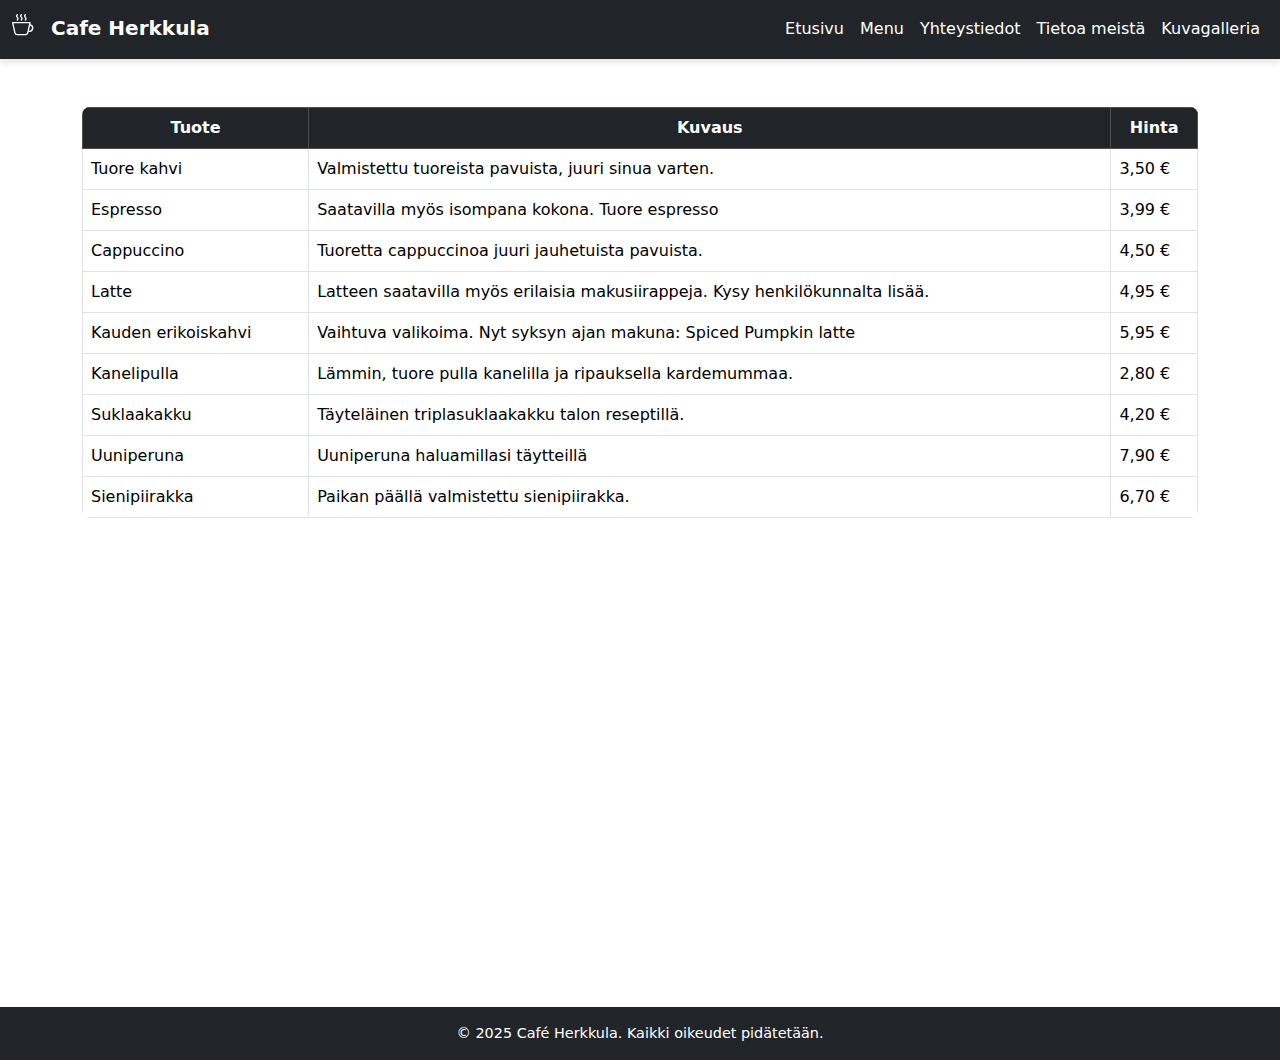
<file: menu.html>
<!DOCTYPE html>
<html lang="en">

<head>
  <meta charset="UTF-8">
  <meta name="viewport" content="width=device-width, initial-scale=1.0">
  <title>Café Herkkula - Menu</title>
  <link rel="stylesheet" href="styles2.css">
  <link href="https://cdn.jsdelivr.net/npm/bootstrap@5.3.3/dist/css/bootstrap.min.css" rel="stylesheet">
  <script src="https://cdn.jsdelivr.net/npm/bootstrap@5.3.3/dist/js/bootstrap.bundle.min.js"></script>

</head>

<body>

    <!-- Navigaatio -->
    <nav class="navbar navbar-expand-md navbar-dark bg-dark">
      <div class="container-fluid">
        <a class="navbar-brand" href="#"><svg xmlns="http://www.w3.org/2000/svg" width="32" height="32"
            fill="currentColor" class="bi bi-cup-hot" viewBox="0 0 24 24">

            <path fill-rule="evenodd"
              d="M.5 6a.5.5 0 0 0-.488.608l1.652 7.434A2.5 2.5 0 0 0 4.104 16h5.792a2.5 2.5 0 0 0 2.44-1.958l.131-.59a3 3 0 0 0 1.3-5.854l.221-.99A.5.5 0 0 0 13.5 6zM13 12.5a2 2 0 0 1-.316-.025l.867-3.898A2.001 2.001 0 0 1 13 12.5M2.64 13.825 1.123 7h11.754l-1.517 6.825A1.5 1.5 0 0 1 9.896 15H4.104a1.5 1.5 0 0 1-1.464-1.175" />

            <path
              d="m4.4.8-.003.004-.014.019a4 4 0 0 0-.204.31 2 2 0 0 0-.141.267c-.026.06-.034.092-.037.103v.004a.6.6 0 0 0 .091.248c.075.133.178.272.308.445l.01.012c.118.158.26.347.37.543.112.2.22.455.22.745 0 .188-.065.368-.119.494a3 3 0 0 1-.202.388 5 5 0 0 1-.253.382l-.018.025-.005.008-.002.002A.5.5 0 0 1 3.6 4.2l.003-.004.014-.019a4 4 0 0 0 .204-.31 2 2 0 0 0 .141-.267c.026-.06.034-.092.037-.103a.6.6 0 0 0-.09-.252A4 4 0 0 0 3.6 2.8l-.01-.012a5 5 0 0 1-.37-.543A1.53 1.53 0 0 1 3 1.5c0-.188.065-.368.119-.494.059-.138.134-.274.202-.388a6 6 0 0 1 .253-.382l.025-.035A.5.5 0 0 1 4.4.8m3 0-.003.004-.014.019a4 4 0 0 0-.204.31 2 2 0 0 0-.141.267c-.026.06-.034.092-.037.103v.004a.6.6 0 0 0 .091.248c.075.133.178.272.308.445l.01.012c.118.158.26.347.37.543.112.2.22.455.22.745 0 .188-.065.368-.119.494a3 3 0 0 1-.202.388 5 5 0 0 1-.253.382l-.018.025-.005.008-.002.002A.5.5 0 0 1 6.6 4.2l.003-.004.014-.019a4 4 0 0 0 .204-.31 2 2 0 0 0 .141-.267c.026-.06.034-.092.037-.103a.6.6 0 0 0-.09-.252A4 4 0 0 0 6.6 2.8l-.01-.012a5 5 0 0 1-.37-.543A1.53 1.53 0 0 1 6 1.5c0-.188.065-.368.119-.494.059-.138.134-.274.202-.388a6 6 0 0 1 .253-.382l.025-.035A.5.5 0 0 1 7.4.8m3 0-.003.004-.014.019a4 4 0 0 0-.204.31 2 2 0 0 0-.141.267c-.026.06-.034.092-.037.103v.004a.6.6 0 0 0 .091.248c.075.133.178.272.308.445l.01.012c.118.158.26.347.37.543.112.2.22.455.22.745 0 .188-.065.368-.119.494a3 3 0 0 1-.202.388 5 5 0 0 1-.252.382l-.019.025-.005.008-.002.002A.5.5 0 0 1 9.6 4.2l.003-.004.014-.019a4 4 0 0 0 .204-.31 2 2 0 0 0 .141-.267c.026-.06.034-.092.037-.103a.6.6 0 0 0-.09-.252A4 4 0 0 0 9.6 2.8l-.01-.012a5 5 0 0 1-.37-.543A1.53 1.53 0 0 1 9 1.5c0-.188.065-.368.119-.494.059-.138.134-.274.202-.388a6 6 0 0 1 .253-.382l.025-.035A.5.5 0 0 1 10.4.8" />

          </svg> Cafe Herkkula</a>

        <button class="navbar-toggler" type="button" data-bs-toggle="collapse" data-bs-target="#navbarNav"
          aria-controls="navbarNav" aria-expanded="false" aria-label="Toggle navigation">
          <span class="navbar-toggler-icon"></span>
        </button>

        <div class="collapse navbar-collapse" id="navbarNav">
          <ul class="navbar-nav ms-auto">
            <li class="nav-item">
              <a class="nav-link" href="index.html">Etusivu</a>
            </li>
            <li class="nav-item">
              <a class="nav-link active" aria-current="page" href="menu.html">Menu</a>
            </li>
            <li class="nav-item">
              <a class="nav-link" href="yhteystiedot.html">Yhteystiedot</a>
            </li>
            <li class="nav-item">
              <a class="nav-link" href="tietoameista.html">Tietoa meistä</a>
            </li>
            <li class="nav-item">
              <a class="nav-link" href="kuvagalleria.html">Kuvagalleria</a>
            </li>
          </ul>
        </div>

      </div>
    </nav>

     <main>
      
    <div class="container">
      <!--Taulukko-->
      <div class="table-responsive mt-5">
        <table class="table table-bordered table-hover align-middle">
          <thead class="table-dark">
            <tr>
              <th>Tuote</th>
              <th>Kuvaus</th>
              <th>Hinta</th>
            </tr>
          </thead>
          <tbody>
            <tr>
              <td>Tuore kahvi</td>
              <td>Valmistettu tuoreista pavuista, juuri sinua varten.</td>
              <td>3,50 €</td>
            </tr>

            <tr>
              <td>Espresso</td>
              <td>Saatavilla myös isompana kokona. Tuore espresso</td>
              <td>3,99 €</td>
            </tr>

            <tr>
              <td>Cappuccino</td>
              <td>Tuoretta cappuccinoa juuri jauhetuista pavuista.</td>
              <td>4,50 €</td>
            </tr>

            <tr>
              <td>Latte</td>
              <td>Latteen saatavilla myös erilaisia makusiirappeja. Kysy henkilökunnalta lisää.</td>
              <td>4,95 €</td>
            </tr>

            <tr>
              <td>Kauden erikoiskahvi</td>
              <td>Vaihtuva valikoima. Nyt syksyn ajan makuna: Spiced Pumpkin latte</td>
              <td>5,95 €</td>
            </tr>

            <tr>
              <td>Kanelipulla</td>
              <td>Lämmin, tuore pulla kanelilla ja ripauksella kardemummaa.</td>
              <td>2,80 €</td>
            </tr>
            <tr>
              <td>Suklaakakku</td>
              <td>Täyteläinen triplasuklaakakku talon reseptillä.</td>
              <td>4,20 €</td>
            </tr>

            <tr>
              <td>Uuniperuna</td>
              <td>Uuniperuna haluamillasi täytteillä</td>
              <td>7,90 €</td>
            </tr>

            <tr>
              <td>Sienipiirakka</td>
              <td>Paikan päällä valmistettu sienipiirakka.</td>
              <td>6,70 €</td>
            </tr>

          </tbody>
        </table>
      </div>
    </div>
  </main>
  <!--Footer-->
  <footer class="bg-dark text-white text-center py-3">
    <p class="mb-0">© 2025 Café Herkkula. Kaikki oikeudet pidätetään.</p>
  </footer>


  <script2 class="js"></script2>
</body>

</html>
</file>
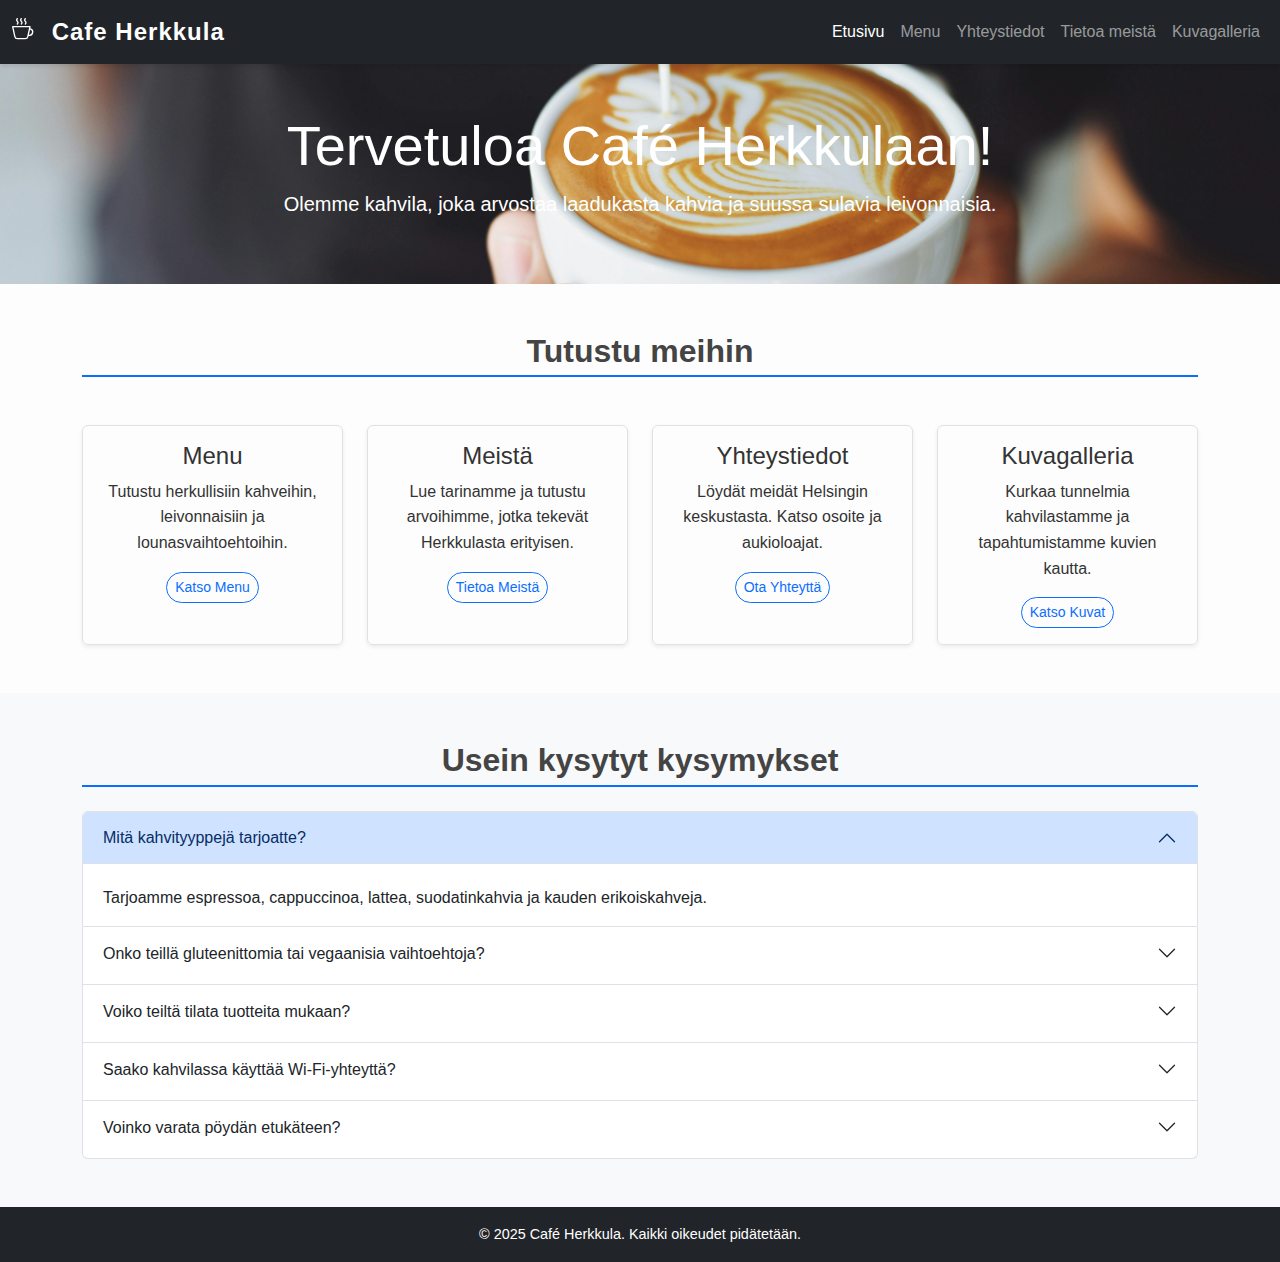
<file: sivusto.html>
<!DOCTYPE html>
<html lang="en">

<head>
  <meta charset="UTF-8">
  <meta name="viewport" content="width=device-width, initial-scale=1.0">
  <link href="https://cdn.jsdelivr.net/npm/bootstrap@5.3.3/dist/css/bootstrap.min.css" rel="stylesheet">
  <script src="https://cdn.jsdelivr.net/npm/bootstrap@5.3.3/dist/js/bootstrap.bundle.min.js"></script>
  <link rel="stylesheet" href="styles.css">
  <title>Cafe Herkkula</title>
</head>

<body>

    <!-- Navigaatio -->
    <nav class="navbar navbar-expand-md navbar-dark bg-dark">
      <div class="container-fluid">
        <a class="navbar-brand" href="#"><svg xmlns="http://www.w3.org/2000/svg" width="32" height="32"
            fill="currentColor" class="bi bi-cup-hot" viewBox="0 0 24 24">

            <path fill-rule="evenodd"
              d="M.5 6a.5.5 0 0 0-.488.608l1.652 7.434A2.5 2.5 0 0 0 4.104 16h5.792a2.5 2.5 0 0 0 2.44-1.958l.131-.59a3 3 0 0 0 1.3-5.854l.221-.99A.5.5 0 0 0 13.5 6zM13 12.5a2 2 0 0 1-.316-.025l.867-3.898A2.001 2.001 0 0 1 13 12.5M2.64 13.825 1.123 7h11.754l-1.517 6.825A1.5 1.5 0 0 1 9.896 15H4.104a1.5 1.5 0 0 1-1.464-1.175" />

            <path
              d="m4.4.8-.003.004-.014.019a4 4 0 0 0-.204.31 2 2 0 0 0-.141.267c-.026.06-.034.092-.037.103v.004a.6.6 0 0 0 .091.248c.075.133.178.272.308.445l.01.012c.118.158.26.347.37.543.112.2.22.455.22.745 0 .188-.065.368-.119.494a3 3 0 0 1-.202.388 5 5 0 0 1-.253.382l-.018.025-.005.008-.002.002A.5.5 0 0 1 3.6 4.2l.003-.004.014-.019a4 4 0 0 0 .204-.31 2 2 0 0 0 .141-.267c.026-.06.034-.092.037-.103a.6.6 0 0 0-.09-.252A4 4 0 0 0 3.6 2.8l-.01-.012a5 5 0 0 1-.37-.543A1.53 1.53 0 0 1 3 1.5c0-.188.065-.368.119-.494.059-.138.134-.274.202-.388a6 6 0 0 1 .253-.382l.025-.035A.5.5 0 0 1 4.4.8m3 0-.003.004-.014.019a4 4 0 0 0-.204.31 2 2 0 0 0-.141.267c-.026.06-.034.092-.037.103v.004a.6.6 0 0 0 .091.248c.075.133.178.272.308.445l.01.012c.118.158.26.347.37.543.112.2.22.455.22.745 0 .188-.065.368-.119.494a3 3 0 0 1-.202.388 5 5 0 0 1-.253.382l-.018.025-.005.008-.002.002A.5.5 0 0 1 6.6 4.2l.003-.004.014-.019a4 4 0 0 0 .204-.31 2 2 0 0 0 .141-.267c.026-.06.034-.092.037-.103a.6.6 0 0 0-.09-.252A4 4 0 0 0 6.6 2.8l-.01-.012a5 5 0 0 1-.37-.543A1.53 1.53 0 0 1 6 1.5c0-.188.065-.368.119-.494.059-.138.134-.274.202-.388a6 6 0 0 1 .253-.382l.025-.035A.5.5 0 0 1 7.4.8m3 0-.003.004-.014.019a4 4 0 0 0-.204.31 2 2 0 0 0-.141.267c-.026.06-.034.092-.037.103v.004a.6.6 0 0 0 .091.248c.075.133.178.272.308.445l.01.012c.118.158.26.347.37.543.112.2.22.455.22.745 0 .188-.065.368-.119.494a3 3 0 0 1-.202.388 5 5 0 0 1-.252.382l-.019.025-.005.008-.002.002A.5.5 0 0 1 9.6 4.2l.003-.004.014-.019a4 4 0 0 0 .204-.31 2 2 0 0 0 .141-.267c.026-.06.034-.092.037-.103a.6.6 0 0 0-.09-.252A4 4 0 0 0 9.6 2.8l-.01-.012a5 5 0 0 1-.37-.543A1.53 1.53 0 0 1 9 1.5c0-.188.065-.368.119-.494.059-.138.134-.274.202-.388a6 6 0 0 1 .253-.382l.025-.035A.5.5 0 0 1 10.4.8" />

          </svg> Cafe Herkkula</a>

        <button class="navbar-toggler" type="button" data-bs-toggle="collapse" data-bs-target="#navbarNav"
          aria-controls="navbarNav" aria-expanded="false" aria-label="Toggle navigation">
          <span class="navbar-toggler-icon"></span>
        </button>

        <div class="collapse navbar-collapse" id="navbarNav">
          <ul class="navbar-nav ms-auto">
            <li class="nav-item">
              <a class="nav-link active" aria-current="page" href="sivusto.html">Etusivu</a>
            </li>
            <li class="nav-item">
              <a class="nav-link" href="menu.html">Menu</a>
            </li>
            <li class="nav-item">
              <a class="nav-link" href="yhteystiedot.html">Yhteystiedot</a>
            </li>
            <li class="nav-item">
              <a class="nav-link" href="tietoameista.html">Tietoa meistä</a>
            </li>
            <li class="nav-item">
              <a class="nav-link" href="kuvagalleria.html">Kuvagalleria</a>
            </li>
          </ul>
        </div>

      </div>
    </nav>

    <main>
    <!-- Otsikko -->
    <header class="bg-light py-5 text-center">
      <div class="container">
        <h1 class="display-4">Tervetuloa Café Herkkulaan!</h1>
        <p class="lead">Olemme kahvila, joka arvostaa laadukasta kahvia ja suussa sulavia leivonnaisia.</p>
      </div>
    </header>

    <!-- Esittelyosiot -->
    <section class="py-5">
      <div class="container">
        <h2 class="text-center mb-5 h2-border">Tutustu meihin</h2>

        <div class="row g-4">
          <!-- Menu -->
          <div class="col-md-6 col-lg-3">
            <div class="border rounded p-3 h-100 text-center shadow-sm">
              <h4>Menu</h4>
              <p>Tutustu herkullisiin kahveihin, leivonnaisiin ja lounasvaihtoehtoihin.</p>
              <a href="menu.html" class="btn btn-outline-primary btn-sm">Katso Menu</a>
            </div>
          </div>

          <!-- Meistä -->
          <div class="col-md-6 col-lg-3">
            <div class="border rounded p-3 h-100 text-center shadow-sm">
              <h4>Meistä</h4>
              <p>Lue tarinamme ja tutustu arvoihimme, jotka tekevät Herkkulasta erityisen.</p>
              <a href="tietoameista.html" class="btn btn-outline-primary btn-sm">Tietoa Meistä</a>
            </div>
          </div>

          <!-- Yhteystiedot -->
          <div class="col-md-6 col-lg-3">
            <div class="border rounded p-3 h-100 text-center shadow-sm">
              <h4>Yhteystiedot</h4>
              <p>Löydät meidät Helsingin keskustasta. Katso osoite ja aukioloajat.</p>
              <a href="yhteystiedot.html" class="btn btn-outline-primary btn-sm">Ota Yhteyttä</a>
            </div>
          </div>

          <!-- Galleria -->
          <div class="col-md-6 col-lg-3">
            <div class="border rounded p-3 h-100 text-center shadow-sm">
              <h4>Kuvagalleria</h4>
              <p>Kurkaa tunnelmia kahvilastamme ja tapahtumistamme kuvien kautta.</p>
              <a href="kuvagalleria.html" class="btn btn-outline-primary btn-sm">Katso Kuvat</a>
            </div>
          </div>
        </div>
      </div>
    </section>

    <!-- Usein kysytyt kysymykset (FAQ) -->
    <section class="py-5 bg-light">
      <div class="container">
        <h2 class="text-center mb-4 h2-border">Usein kysytyt kysymykset</h2>

        <div class="accordion" id="faqAccordion">
          <!-- Kysymys 1 -->
          <div class="accordion-item">
            <h2 class="accordion-header" id="faq1">
              <button class="accordion-button" type="button" data-bs-toggle="collapse" data-bs-target="#collapse1"
                aria-expanded="true">
                Mitä kahvityyppejä tarjoatte?
              </button>
            </h2>
            <div id="collapse1" class="accordion-collapse collapse show" data-bs-parent="#faqAccordion">
              <div class="accordion-body">
                Tarjoamme espressoa, cappuccinoa, lattea, suodatinkahvia ja kauden erikoiskahveja.
              </div>
            </div>
          </div>

          <!-- Kysymys 2 -->
          <div class="accordion-item">
            <h2 class="accordion-header" id="faq2">
              <button class="accordion-button collapsed" type="button" data-bs-toggle="collapse"
                data-bs-target="#collapse2">
                Onko teillä gluteenittomia tai vegaanisia vaihtoehtoja?
              </button>
            </h2>
            <div id="collapse2" class="accordion-collapse collapse" data-bs-parent="#faqAccordion">
              <div class="accordion-body">
                Kyllä! Meiltä löytyy päivittäin useita gluteenittomia ja vegaanisia leivonnaisia sekä kasvipohjaisia
                maitoja.
              </div>
            </div>
          </div>

          <!-- Kysymys 3 -->
          <div class="accordion-item">
            <h2 class="accordion-header" id="faq3">
              <button class="accordion-button collapsed" type="button" data-bs-toggle="collapse"
                data-bs-target="#collapse3">
                Voiko teiltä tilata tuotteita mukaan?
              </button>
            </h2>
            <div id="collapse3" class="accordion-collapse collapse" data-bs-parent="#faqAccordion">
              <div class="accordion-body">
                Kyllä, kaikki tuotteemme ovat saatavilla myös take away -vaihtoehtona.
              </div>
            </div>
          </div>

          <!-- Kysymys 4 -->
          <div class="accordion-item">
            <h2 class="accordion-header" id="faq4">
              <button class="accordion-button collapsed" type="button" data-bs-toggle="collapse"
                data-bs-target="#collapse4">
                Saako kahvilassa käyttää Wi-Fi-yhteyttä?
              </button>
            </h2>
            <div id="collapse4" class="accordion-collapse collapse" data-bs-parent="#faqAccordion">
              <div class="accordion-body">
                Kyllä, tarjoamme ilmaisen Wi-Fi-yhteyden kaikille asiakkaillemme.
              </div>
            </div>
          </div>

          <!-- Kysymys 5 -->
          <div class="accordion-item">
            <h2 class="accordion-header" id="faq5">
              <button class="accordion-button collapsed" type="button" data-bs-toggle="collapse"
                data-bs-target="#collapse5">
                Voinko varata pöydän etukäteen?
              </button>
            </h2>
            <div id="collapse5" class="accordion-collapse collapse" data-bs-parent="#faqAccordion">
              <div class="accordion-body">
                Pöytävarauksia otetaan vastaan ryhmille (yli 4 hlö). Yksittäisille asiakkaille pöytiä on vapaasti
                saatavilla.
              </div>
            </div>
          </div>
        </div>
      </div>
    </section>


    <!-- Footer -->
    <footer class="bg-dark text-white text-center py-3">
      <p class="mb-0">© 2025 Café Herkkula. Kaikki oikeudet pidätetään.</p>
    </footer>

  </main>
  <script1 class="js"></script1>
</body>

</html>
</file>
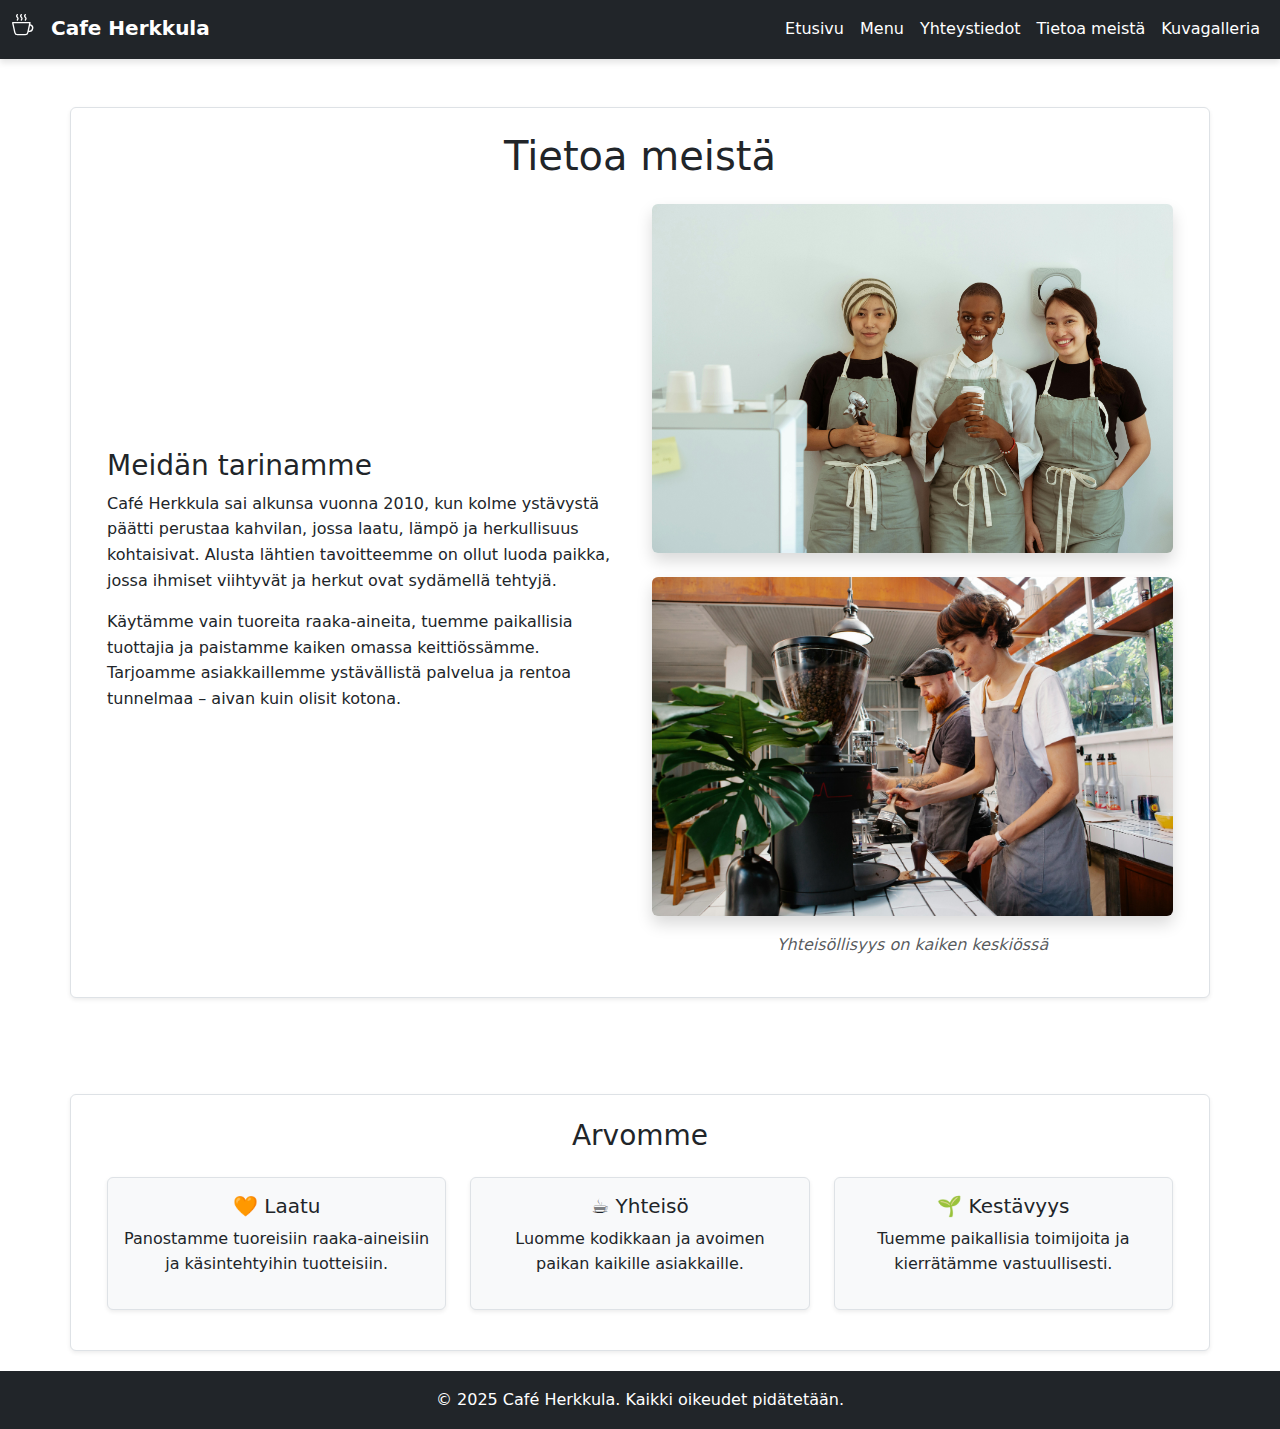
<file: tietoameista.html>
<!DOCTYPE html>
<html lang="en">

<head>
  <meta charset="UTF-8">
  <meta name="viewport" content="width=device-width, initial-scale=1.0">
  <title>Café Herkkula - Tietoa meistä</title>
  <link rel="stylesheet" href="styles4.css">
  <link href="https://cdn.jsdelivr.net/npm/bootstrap@5.3.3/dist/css/bootstrap.min.css" rel="stylesheet">
  <script src="https://cdn.jsdelivr.net/npm/bootstrap@5.3.3/dist/js/bootstrap.bundle.min.js"></script>

</head>

<body>
  <main>

    <!-- Navigaatio -->
    <nav class="navbar navbar-expand-md navbar-dark bg-dark">
      <div class="container-fluid">
        <a class="navbar-brand" href="#"><svg xmlns="http://www.w3.org/2000/svg" width="32" height="32"
            fill="currentColor" class="bi bi-cup-hot" viewBox="0 0 24 24">

            <path fill-rule="evenodd"
              d="M.5 6a.5.5 0 0 0-.488.608l1.652 7.434A2.5 2.5 0 0 0 4.104 16h5.792a2.5 2.5 0 0 0 2.44-1.958l.131-.59a3 3 0 0 0 1.3-5.854l.221-.99A.5.5 0 0 0 13.5 6zM13 12.5a2 2 0 0 1-.316-.025l.867-3.898A2.001 2.001 0 0 1 13 12.5M2.64 13.825 1.123 7h11.754l-1.517 6.825A1.5 1.5 0 0 1 9.896 15H4.104a1.5 1.5 0 0 1-1.464-1.175" />

            <path
              d="m4.4.8-.003.004-.014.019a4 4 0 0 0-.204.31 2 2 0 0 0-.141.267c-.026.06-.034.092-.037.103v.004a.6.6 0 0 0 .091.248c.075.133.178.272.308.445l.01.012c.118.158.26.347.37.543.112.2.22.455.22.745 0 .188-.065.368-.119.494a3 3 0 0 1-.202.388 5 5 0 0 1-.253.382l-.018.025-.005.008-.002.002A.5.5 0 0 1 3.6 4.2l.003-.004.014-.019a4 4 0 0 0 .204-.31 2 2 0 0 0 .141-.267c.026-.06.034-.092.037-.103a.6.6 0 0 0-.09-.252A4 4 0 0 0 3.6 2.8l-.01-.012a5 5 0 0 1-.37-.543A1.53 1.53 0 0 1 3 1.5c0-.188.065-.368.119-.494.059-.138.134-.274.202-.388a6 6 0 0 1 .253-.382l.025-.035A.5.5 0 0 1 4.4.8m3 0-.003.004-.014.019a4 4 0 0 0-.204.31 2 2 0 0 0-.141.267c-.026.06-.034.092-.037.103v.004a.6.6 0 0 0 .091.248c.075.133.178.272.308.445l.01.012c.118.158.26.347.37.543.112.2.22.455.22.745 0 .188-.065.368-.119.494a3 3 0 0 1-.202.388 5 5 0 0 1-.253.382l-.018.025-.005.008-.002.002A.5.5 0 0 1 6.6 4.2l.003-.004.014-.019a4 4 0 0 0 .204-.31 2 2 0 0 0 .141-.267c.026-.06.034-.092.037-.103a.6.6 0 0 0-.09-.252A4 4 0 0 0 6.6 2.8l-.01-.012a5 5 0 0 1-.37-.543A1.53 1.53 0 0 1 6 1.5c0-.188.065-.368.119-.494.059-.138.134-.274.202-.388a6 6 0 0 1 .253-.382l.025-.035A.5.5 0 0 1 7.4.8m3 0-.003.004-.014.019a4 4 0 0 0-.204.31 2 2 0 0 0-.141.267c-.026.06-.034.092-.037.103v.004a.6.6 0 0 0 .091.248c.075.133.178.272.308.445l.01.012c.118.158.26.347.37.543.112.2.22.455.22.745 0 .188-.065.368-.119.494a3 3 0 0 1-.202.388 5 5 0 0 1-.252.382l-.019.025-.005.008-.002.002A.5.5 0 0 1 9.6 4.2l.003-.004.014-.019a4 4 0 0 0 .204-.31 2 2 0 0 0 .141-.267c.026-.06.034-.092.037-.103a.6.6 0 0 0-.09-.252A4 4 0 0 0 9.6 2.8l-.01-.012a5 5 0 0 1-.37-.543A1.53 1.53 0 0 1 9 1.5c0-.188.065-.368.119-.494.059-.138.134-.274.202-.388a6 6 0 0 1 .253-.382l.025-.035A.5.5 0 0 1 10.4.8" />

          </svg> Cafe Herkkula</a>

        <button class="navbar-toggler" type="button" data-bs-toggle="collapse" data-bs-target="#navbarNav"
          aria-controls="navbarNav" aria-expanded="false" aria-label="Toggle navigation">
          <span class="navbar-toggler-icon"></span>
        </button>

        <div class="collapse navbar-collapse" id="navbarNav">
          <ul class="navbar-nav ms-auto">
            <li class="nav-item">
              <a class="nav-link" href="sivusto.html">Etusivu</a>
            </li>
            <li class="nav-item">
              <a class="nav-link" href="menu.html">Menu</a>
            </li>
            <li class="nav-item">
              <a class="nav-link" href="yhteystiedot.html">Yhteystiedot</a>
            </li>
            <li class="nav-item">
              <a class="nav-link active" aria-current="page" href="tietoameista.html">Tietoa meistä</a>
            </li>
            <li class="nav-item">
              <a class="nav-link" href="kuvagalleria.html">Kuvagalleria</a>
            </li>
          </ul>
        </div>

      </div>
    </nav>

    <!-- Ruudukko 1 -->
    <div class="container py-5">
      <div class="row align-items-center border rounded p-4 shadow-sm">
        <h1 class="text-center mb-4">Tietoa meistä</h1>

        <div class="col-md-6 mb-4 mb-md-0">
          <h3>Meidän tarinamme</h3>
          <p>
            Café Herkkula sai alkunsa vuonna 2010, kun kolme ystävystä päätti perustaa kahvilan, jossa laatu, lämpö ja
            herkullisuus kohtaisivat.
            Alusta lähtien tavoitteemme on ollut luoda paikka, jossa ihmiset viihtyvät ja herkut ovat sydämellä tehtyjä.
          </p>
          <p>
            Käytämme vain tuoreita raaka-aineita, tuemme paikallisia tuottajia ja paistamme kaiken omassa keittiössämme.
            Tarjoamme asiakkaillemme ystävällistä palvelua ja rentoa tunnelmaa – aivan kuin olisit kotona.
          </p>
        </div>

        <!-- Oikean puolen kuvat -->
        <div class="col-md-6 text-center">
          <img src="./kuvat/baristat.jpg" class="img-fluid rounded shadow mb-4" alt="Café Herkkula tiimi 1">

          <img src="./kuvat/baristat2.jpg" class="img-fluid rounded shadow" alt="Café Herkkula tiimi 2">

          <p class="mt-3 text-muted">Yhteisöllisyys on kaiken keskiössä</p>
        </div>

      </div>
    </div>

    <!-- Ruudukko 2 -->
    <div class="container mt-5">

      <!-- Ulkoinen kehys koko riville -->
      <div class="row text-center border rounded p-4 shadow-sm">
        <h3 class="mb-4">Arvomme</h3>

        <!-- Sarake 1 -->
        <div class="col-md-4 mb-3">
          <div class="border rounded p-3 h-100 shadow-sm">
            <h5>🧡 Laatu</h5>
            <p>Panostamme tuoreisiin raaka-aineisiin ja käsintehtyihin tuotteisiin.</p>
          </div>
        </div>

        <!-- Sarake 2 -->
        <div class="col-md-4 mb-3">
          <div class="border rounded p-3 h-100 shadow-sm">
            <h5>☕ Yhteisö</h5>
            <p>Luomme kodikkaan ja avoimen paikan kaikille asiakkaille.</p>
          </div>
        </div>

        <!-- Sarake 3 -->
        <div class="col-md-4 mb-3">
          <div class="border rounded p-3 h-100 shadow-sm">
            <h5>🌱 Kestävyys</h5>
            <p>Tuemme paikallisia toimijoita ja kierrätämme vastuullisesti.</p>
          </div>
        </div>

      </div>
    </div>
  </main>
  <!-- Footer -->
  <footer class="footer bg-dark text-white text-center py-3">
    <p class="mb-0">© 2025 Café Herkkula. Kaikki oikeudet pidätetään.</p>
  </footer>

  <script4 class="js"></script4>
</body>

</html>
</file>
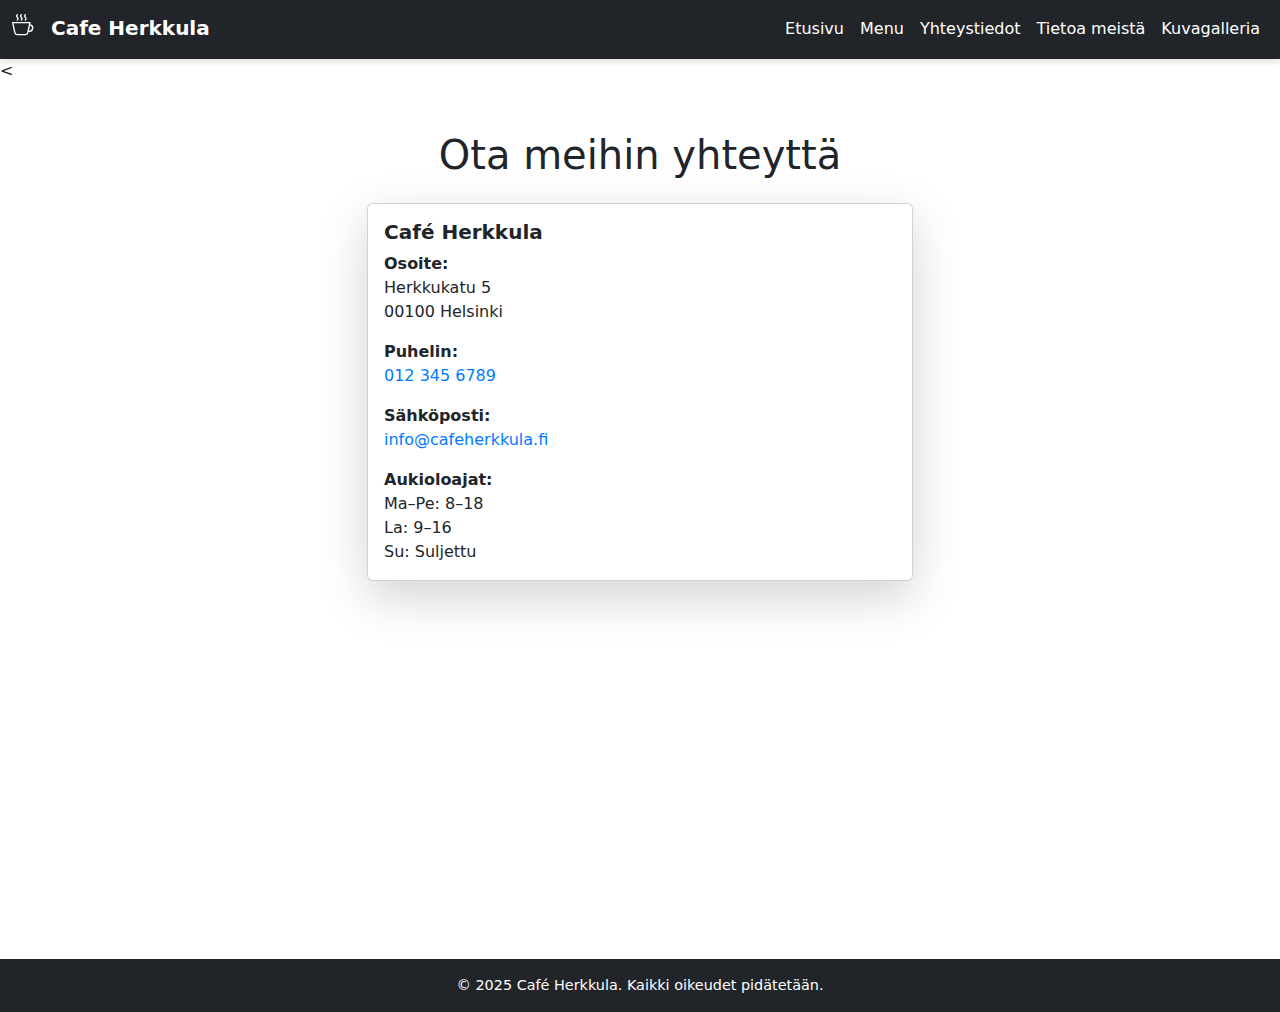
<file: yhteystiedot.html>
<!DOCTYPE html>
<html lang="en">

<head>
  <meta charset="UTF-8">
  <meta name="viewport" content="width=device-width, initial-scale=1.0">
  <title>Café Herkkula - Yhteystiedot</title>
  <link rel="stylesheet" href="styles3.css">
  <link href="https://cdn.jsdelivr.net/npm/bootstrap@5.3.3/dist/css/bootstrap.min.css" rel="stylesheet">
  <script src="https://cdn.jsdelivr.net/npm/bootstrap@5.3.3/dist/js/bootstrap.bundle.min.js"></script>
</head>

<body>
 

    <!-- Navigaatio -->
    <nav class="navbar navbar-expand-md navbar-dark bg-dark">
      <div class="container-fluid">
        <a class="navbar-brand" href="#"><svg xmlns="http://www.w3.org/2000/svg" width="32" height="32"
            fill="currentColor" class="bi bi-cup-hot" viewBox="0 0 24 24">

            <path fill-rule="evenodd"
              d="M.5 6a.5.5 0 0 0-.488.608l1.652 7.434A2.5 2.5 0 0 0 4.104 16h5.792a2.5 2.5 0 0 0 2.44-1.958l.131-.59a3 3 0 0 0 1.3-5.854l.221-.99A.5.5 0 0 0 13.5 6zM13 12.5a2 2 0 0 1-.316-.025l.867-3.898A2.001 2.001 0 0 1 13 12.5M2.64 13.825 1.123 7h11.754l-1.517 6.825A1.5 1.5 0 0 1 9.896 15H4.104a1.5 1.5 0 0 1-1.464-1.175" />

            <path
              d="m4.4.8-.003.004-.014.019a4 4 0 0 0-.204.31 2 2 0 0 0-.141.267c-.026.06-.034.092-.037.103v.004a.6.6 0 0 0 .091.248c.075.133.178.272.308.445l.01.012c.118.158.26.347.37.543.112.2.22.455.22.745 0 .188-.065.368-.119.494a3 3 0 0 1-.202.388 5 5 0 0 1-.253.382l-.018.025-.005.008-.002.002A.5.5 0 0 1 3.6 4.2l.003-.004.014-.019a4 4 0 0 0 .204-.31 2 2 0 0 0 .141-.267c.026-.06.034-.092.037-.103a.6.6 0 0 0-.09-.252A4 4 0 0 0 3.6 2.8l-.01-.012a5 5 0 0 1-.37-.543A1.53 1.53 0 0 1 3 1.5c0-.188.065-.368.119-.494.059-.138.134-.274.202-.388a6 6 0 0 1 .253-.382l.025-.035A.5.5 0 0 1 4.4.8m3 0-.003.004-.014.019a4 4 0 0 0-.204.31 2 2 0 0 0-.141.267c-.026.06-.034.092-.037.103v.004a.6.6 0 0 0 .091.248c.075.133.178.272.308.445l.01.012c.118.158.26.347.37.543.112.2.22.455.22.745 0 .188-.065.368-.119.494a3 3 0 0 1-.202.388 5 5 0 0 1-.253.382l-.018.025-.005.008-.002.002A.5.5 0 0 1 6.6 4.2l.003-.004.014-.019a4 4 0 0 0 .204-.31 2 2 0 0 0 .141-.267c.026-.06.034-.092.037-.103a.6.6 0 0 0-.09-.252A4 4 0 0 0 6.6 2.8l-.01-.012a5 5 0 0 1-.37-.543A1.53 1.53 0 0 1 6 1.5c0-.188.065-.368.119-.494.059-.138.134-.274.202-.388a6 6 0 0 1 .253-.382l.025-.035A.5.5 0 0 1 7.4.8m3 0-.003.004-.014.019a4 4 0 0 0-.204.31 2 2 0 0 0-.141.267c-.026.06-.034.092-.037.103v.004a.6.6 0 0 0 .091.248c.075.133.178.272.308.445l.01.012c.118.158.26.347.37.543.112.2.22.455.22.745 0 .188-.065.368-.119.494a3 3 0 0 1-.202.388 5 5 0 0 1-.252.382l-.019.025-.005.008-.002.002A.5.5 0 0 1 9.6 4.2l.003-.004.014-.019a4 4 0 0 0 .204-.31 2 2 0 0 0 .141-.267c.026-.06.034-.092.037-.103a.6.6 0 0 0-.09-.252A4 4 0 0 0 9.6 2.8l-.01-.012a5 5 0 0 1-.37-.543A1.53 1.53 0 0 1 9 1.5c0-.188.065-.368.119-.494.059-.138.134-.274.202-.388a6 6 0 0 1 .253-.382l.025-.035A.5.5 0 0 1 10.4.8" />

          </svg> Cafe Herkkula</a>

        <button class="navbar-toggler" type="button" data-bs-toggle="collapse" data-bs-target="#navbarNav"
          aria-controls="navbarNav" aria-expanded="false" aria-label="Toggle navigation">
          <span class="navbar-toggler-icon"></span>
        </button>

        <div class="collapse navbar-collapse" id="navbarNav">
          <ul class="navbar-nav ms-auto">
            <li class="nav-item">
              <a class="nav-link" href="sivusto.html">Etusivu</a>
            </li>
            <li class="nav-item">
              <a class="nav-link" href="menu.html">Menu</a>
            </li>
            <li class="nav-item">
             <a class="nav-link active" aria-current="page" href="yhteystiedot.html">Yhteystiedot</a>
            </li>
            <li class="nav-item">
              <a class="nav-link" href="tietoameista.html">Tietoa meistä</a>
            </li>
            <li class="nav-item">
              <a class="nav-link" href="kuvagalleria.html">Kuvagalleria</a>
            </li>
          </ul>
        </div>

      </div>
    </nav>

     <main>
      
    <!--Otsikko-->
    < <div class="container py-5">
      <h1 class="text-center mb-4">Ota meihin yhteyttä</h1>

      <!-- Kortti -->
      <div class="row justify-content-center">
        <div class="col-md-6">
          <div class="card shadow-lg">
            <div class="card-body">
              <h5 class="card-title">Café Herkkula</h5>
              <p class="card-text">
                <strong>Osoite:</strong><br>
                Herkkukatu 5<br>
                00100 Helsinki
              </p>
              <p class="card-text">
                <strong>Puhelin:</strong><br>
                <a href="tel:0123456789">012 345 6789</a>
              </p>
              <p class="card-text">
                <strong>Sähköposti:</strong><br>
                <a href="mailto:info@cafeherkkula.fi">info@cafeherkkula.fi</a>
              </p>
              <p class="card-text">
                <strong>Aukioloajat:</strong><br>
                Ma–Pe: 8–18<br>
                La: 9–16<br>
                Su: Suljettu
              </p>
            </div>
          </div>
        </div>
      </div>
      </div>
  </main>
  <!-- Footer -->
  <footer class="footer bg-dark text-white text-center py-3">
    <p class="mb-0">© 2025 Café Herkkula. Kaikki oikeudet pidätetään.</p>
  </footer>
  <script3 class="js"></script3>
</body>

</html>
</file>
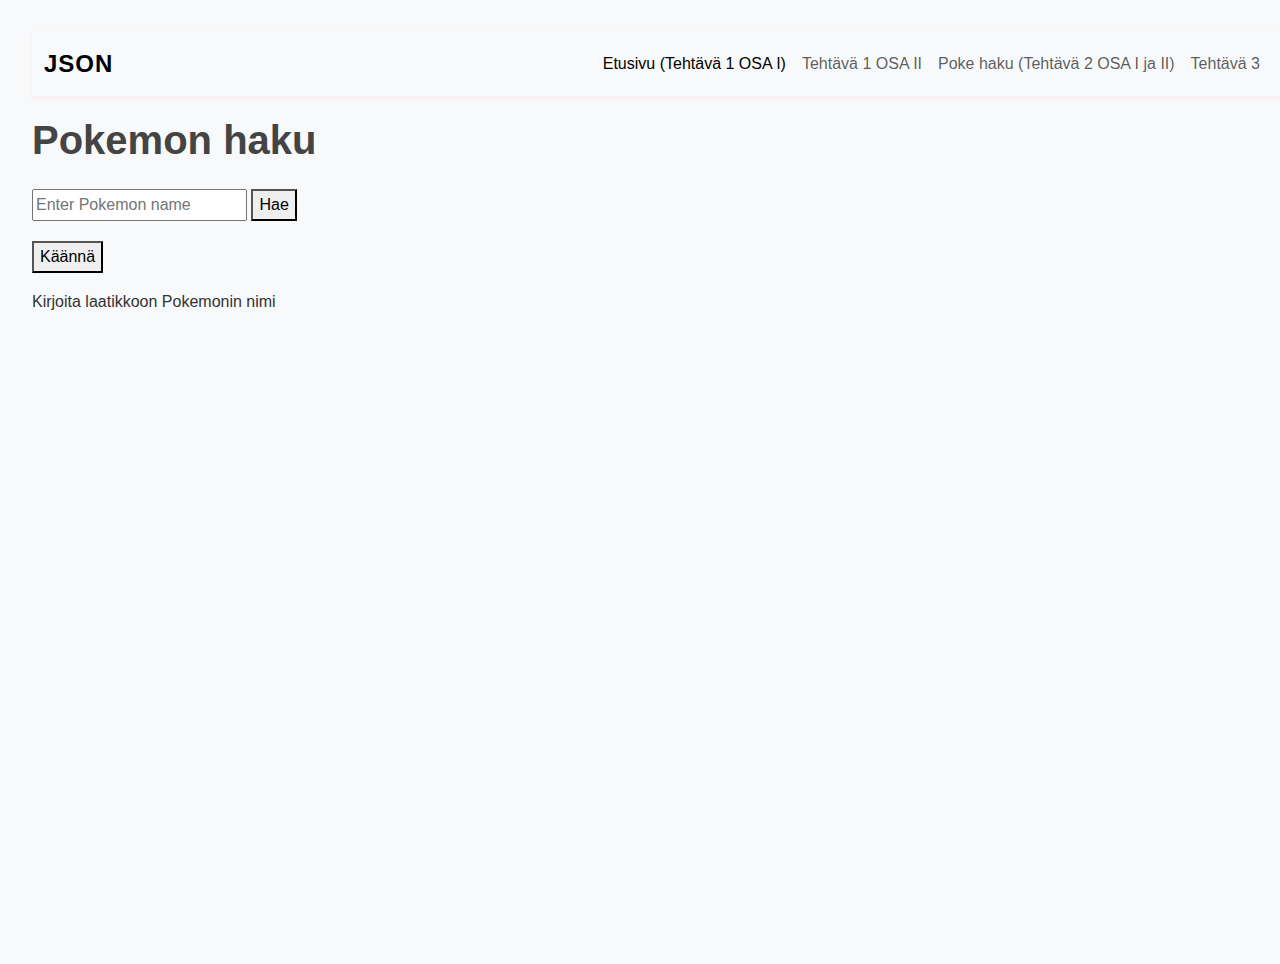
<file: JSON/poke.html>
<!DOCTYPE html>
<html lang="en">

<head>
    <meta charset="UTF-8">
    <meta name="viewport" content="width=device-width, initial-scale=1.0">
    <link href="https://cdn.jsdelivr.net/npm/bootstrap@5.3.3/dist/css/bootstrap.min.css" rel="stylesheet">
    <script src="https://cdn.jsdelivr.net/npm/bootstrap@5.3.3/dist/js/bootstrap.bundle.min.js"></script>
    <link rel="stylesheet" href="styles.css">
    <title>JSON</title>
</head>

<!--Navigaatio-->
<body class="bg-light">
    <nav class="navbar navbar-expand-md navbar-light bg-light">
        <div class="container-fluid">
            <a class="navbar-brand" href="#">JSON</a>

            <button class="navbar-toggler" type="button" data-bs-toggle="collapse" data-bs-target="#navbarNav"
                aria-controls="navbarNav" aria-expanded="false" aria-label="Toggle navigation">
                <span class="navbar-toggler-icon"></span>
            </button>

            <div class="collapse navbar-collapse" id="navbarNav">
                <ul class="navbar-nav ms-auto">
                    <li class="nav-item">
                        <a class="nav-link active" aria-current="page" href="index.html">Etusivu (Tehtävä 1 OSA I)</a>
                    </li>
                    <li class="nav-item">
                        <a class="nav-link" href="toteutus.html">Tehtävä 1 OSA II</a>
                    </li>
                    <li class="nav-item">
                        <a class="nav-link" href="poke.html">Poke haku (Tehtävä 2 OSA I ja II)</a>
                    </li>
                    <li class="nav-item">
                        <a class="nav-link" href="saa.html">Tehtävä 3</a>
                    </li>
                </ul>
            </div>

        </div>
    </nav>

    <!-- Painikkeet -->
    <h1>Pokemon haku</h1>
    <p>
        
        <input type="text" id="pokemonName" placeholder="Enter Pokemon name">
        <button onclick="poke()">Hae</button><br>
        <button onclick="kaanna()" style="margin-top: 20px;">Käännä</button>


    <div id="nimi">Kirjoita laatikkoon Pokemonin nimi</div>
    <p id="kuva2"></p>
    <div id="vastaus"></div>
    </p>

    <script>

        //Pokemonien haku JSON:in avulla
        let viimeisinPokemon = null;

        function poke() {
            const pokeName = document.getElementById("pokemonName").value.toLowerCase();
            let name = document.getElementById("pokemonName").value;

            fetch(`https://pokeapi.co/api/v2/pokemon/${pokeName}`)
                .then(function (response) {
                    if (!response.ok) {
                        throw new Error("Pokémonia ei löytynyt");
                    }
                    return response.json();
                })
                .then(function (responseJson) {
                    viimeisinPokemon = responseJson;
                    naytaPokemonTiedot(responseJson.sprites.front_default, responseJson);
                })
                .catch(function (error) {
                    document.getElementById("vastaus").innerHTML = "<p>Tietoa ei pystytä hakemaan</p>";
                    document.getElementById("kuva2").innerHTML = "";
                    document.getElementById("nimi").innerHTML = "";
                    viimeisinPokemon = null;
                });

            document.getElementById("pokemonName").value = "";
        }

        //Pokemonin kääntäminen
        function kaanna() {
            if (viimeisinPokemon && viimeisinPokemon.sprites.back_default) {
                naytaPokemonTiedot(viimeisinPokemon.sprites.back_default, viimeisinPokemon, true);
            } else {
                document.getElementById("kuva2").innerHTML = "<p>Selkäpuolen kuvaa ei saatavilla.</p>";
            }
        }

        //Pokemonin tiedot(pituus,paino ja taidot)
        function naytaPokemonTiedot(kuvaUrl, data, kaannetty = false) {
            const nimi = kaannetty ? data.name + " (selkä)" : data.name;
            const pituus = data.height / 10; // desimetrit → metrit
            const paino = data.weight / 10; // dekagrammat → kilot
            const taidot = data.abilities.map(function (abilityObj) {
                return abilityObj.ability.name;
            }).join(", ");

            document.getElementById("kuva2").innerHTML = "<img src='" + kuvaUrl + "' alt='Pokémon'>";
            document.getElementById("nimi").innerHTML = "<b>" + nimi + "</b>";
            document.getElementById("vastaus").innerHTML =
                `<p><b>Pituus:</b> ${pituus} m</p>
             <p><b>Paino:</b> ${paino} kg</p>
             <p><b>Taidot:</b> ${taidot}</p>`;
        }
    </script>


</body>

</html>
</file>
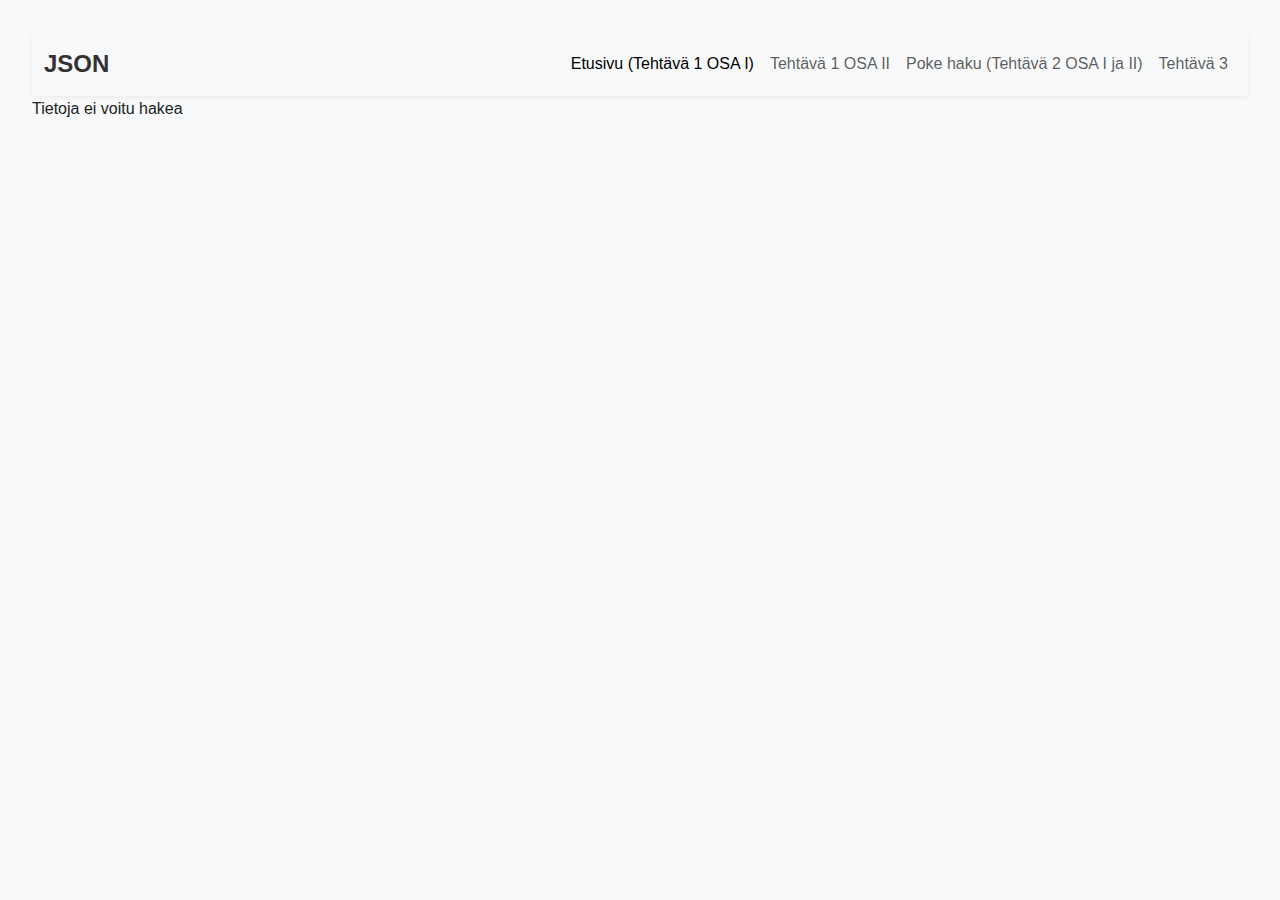
<file: JSON/saa.html>
<!DOCTYPE html>
<html lang="en">

<head>
    <meta charset="UTF-8">
    <meta name="viewport" content="width=device-width, initial-scale=1.0">
    <link href="https://cdn.jsdelivr.net/npm/bootstrap@5.3.3/dist/css/bootstrap.min.css" rel="stylesheet">
    <script src="https://cdn.jsdelivr.net/npm/bootstrap@5.3.3/dist/js/bootstrap.bundle.min.js"></script>
    <link rel="stylesheet" href="styles2.css">
    <title>JSON</title>
</head>

<body class="bg-light">
    <nav class="navbar navbar-expand-md navbar-light bg-light">
        <div class="container-fluid">
            <a class="navbar-brand" href="#">JSON</a>

            <button class="navbar-toggler" type="button" data-bs-toggle="collapse" data-bs-target="#navbarNav"
                aria-controls="navbarNav" aria-expanded="false" aria-label="Toggle navigation">
                <span class="navbar-toggler-icon"></span>
            </button>

            <div class="collapse navbar-collapse" id="navbarNav">
                <ul class="navbar-nav ms-auto">
                    <li class="nav-item">
                        <a class="nav-link active" aria-current="page" href="index.html">Etusivu (Tehtävä 1 OSA I)</a>
                    </li>
                    <li class="nav-item">
                        <a class="nav-link" href="toteutus.html">Tehtävä 1 OSA II</a>
                    </li>
                    <li class="nav-item">
                        <a class="nav-link" href="poke.html">Poke haku (Tehtävä 2 OSA I ja II)</a>
                    </li>
                    <li class="nav-item">
                        <a class="nav-link" href="saa.html">Tehtävä 3</a>
                    </li>
                </ul>
            </div>

        </div>
    </nav>

    <div id="vastaus"></div>

    <script>

        function haeSaatiedot() {
            fetch("https://api.openweathermap.org/data/2.5/weather?id=658225&appid=665ecd56dfc08dbb50feb8b8f5034e28&lang=fi&units=metric")


                .then(function (response) {
                    return response.json();
                })
                .then(function (json) {
                    listaaSaatiedot(json);
                })
                .catch(function (error) {
                    document.getElementById("vastaus").innerHTML = "Tietoja ei voitu hakea";
                    console.error("Virhe:", error);
                });
        }

        function listaaSaatiedot(saatiedot) {
            // Haetaan säätiedot
            let kuvaus = saatiedot.weather[0].description;
            let lampotila = saatiedot.main.temp;
            let tuuli = saatiedot.wind.speed;
            let ikoni = saatiedot.weather[0].icon;
            let ikoniUrl = "https://openweathermap.org/img/wn/" + ikoni + "@2x.png";

            // Haetaan nykyinen kellonaika
            let nyt = new Date();
            let tunnit = nyt.getHours().toString().padStart(2, "0");
            let minuutit = nyt.getMinutes().toString().padStart(2, "0");
            let aika = tunnit + "." + minuutit;

            // Rakennetaan HTML-sisältö
            let teksti = "<h1>Sää Helsingissä</h1>";
            teksti += "Sää kello "  + aika;
            teksti += "<p><strong>Säätila:</strong> " + kuvaus + "</p>";
            teksti += "<p><strong>Lämpötila:</strong> " + lampotila + " °C</p>";
            teksti += "<p><strong>Tuuli:</strong> " + tuuli + " m/s</p>";
            teksti += "<img src='" + ikoniUrl + "' alt='Sääkuvake'>";

            // Näytetään sisältö sivulla
            document.getElementById("vastaus").innerHTML = teksti;
        }



        haeSaatiedot();
    </script>
</body>

</html>
</file>
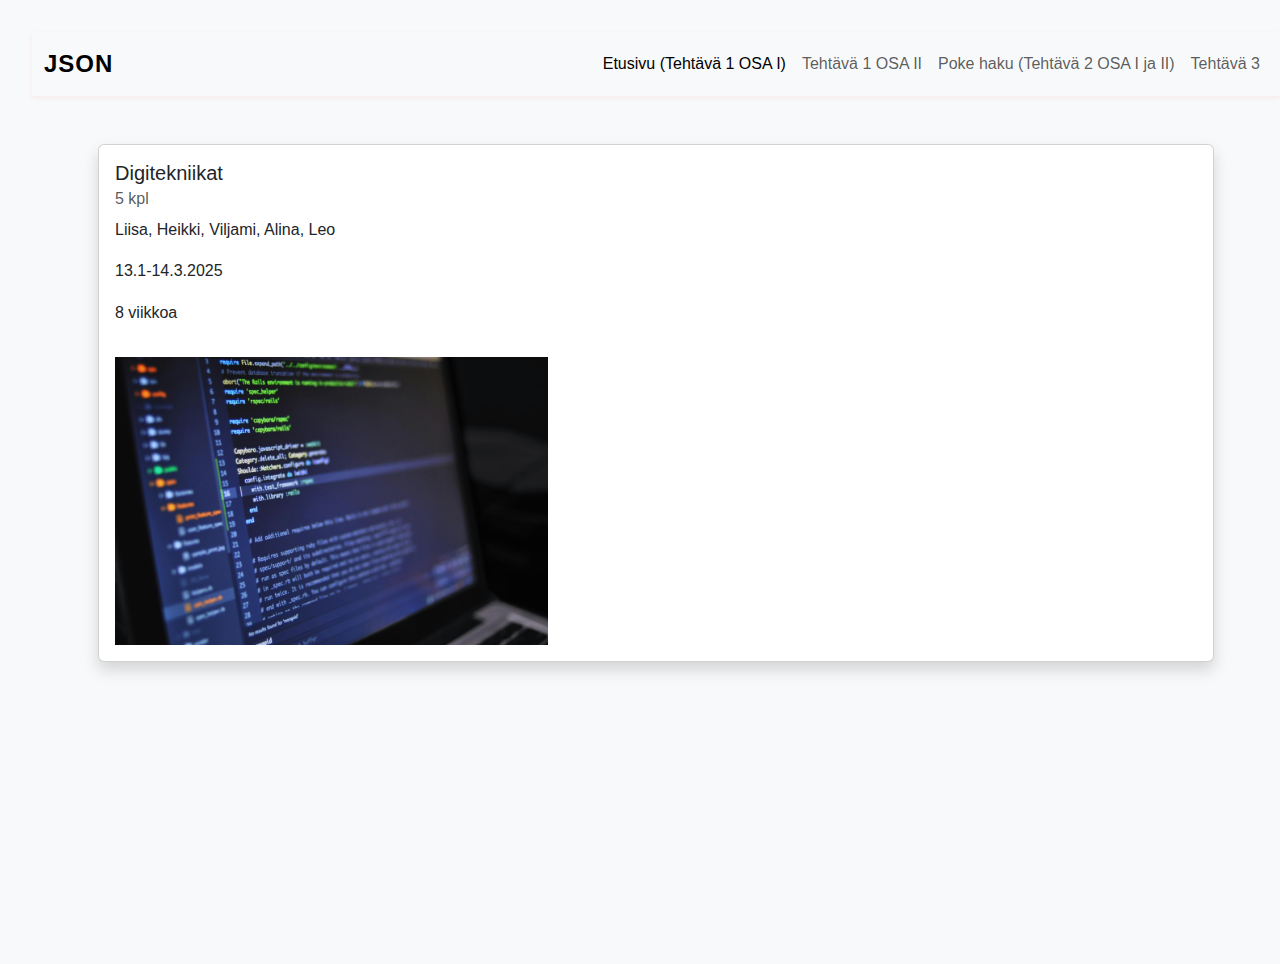
<file: JSON/toteutus.html>
<!DOCTYPE html>
<html lang="en">

<head>
    <meta charset="UTF-8">
    <meta name="viewport" content="width=device-width, initial-scale=1.0">
    <link href="https://cdn.jsdelivr.net/npm/bootstrap@5.3.3/dist/css/bootstrap.min.css" rel="stylesheet">
    <script src="https://cdn.jsdelivr.net/npm/bootstrap@5.3.3/dist/js/bootstrap.bundle.min.js"></script>
    <link rel="stylesheet" href="styles.css">
    <title>JSON</title>
</head>

<!--Navigaatio-->

<body class="bg-light">
    <nav class="navbar navbar-expand-md navbar-light bg-light">
        <div class="container-fluid">
            <a class="navbar-brand" href="#">JSON</a>

            <button class="navbar-toggler" type="button" data-bs-toggle="collapse" data-bs-target="#navbarNav"
                aria-controls="navbarNav" aria-expanded="false" aria-label="Toggle navigation">
                <span class="navbar-toggler-icon"></span>
            </button>

            <div class="collapse navbar-collapse" id="navbarNav">
                <ul class="navbar-nav ms-auto">
                    <li class="nav-item">
                        <a class="nav-link active" aria-current="page" href="index.html">Etusivu (Tehtävä 1 OSA I)</a>
                    </li>
                    <li class="nav-item">
                        <a class="nav-link" href="toteutus.html">Tehtävä 1 OSA II</a>
                    </li>
                    <li class="nav-item">
                        <a class="nav-link" href="poke.html">Poke haku (Tehtävä 2 OSA I ja II)</a>
                    </li>
                    <li class="nav-item">
                        <a class="nav-link" href="saa.html">Tehtävä 3</a>
                    </li>
                </ul>
            </div>

        </div>
    </nav>



    <div class="container my-5">
        <div id="vastaus"></div>
    </div>

    <script>
        //Tietojen haku JSON:in avulla toteutus.jsonilta
        fetch('./toteutus.json')
            .then(function (response) {
                return response.json();
            })
            .then(function (responseJson) {
                kerro(responseJson);
            })
            .catch(function (error) {
                document.getElementById("vastaus").innerHTML = "Virhe ladattaessa tietoja: " + error;
            });

        //Tietojen kokoaminen
        function kerro(obj) {
            let tiedot = `
            <div class="card shadow">
                <div class="card-body">
                    <h5 class="card-title">${obj.opintojakso}</h5>
                    <h6 class="card-subtitle mb-2 text-muted">${obj.oppilaita}</h6>
                    <p class="card-text"> ${obj.nimet}</p>
                    <p class="card-text">${obj.ajankohta}</p>
                    <p class="card-text"> ${obj.kesto}</p>
                    <img src="${obj.kuva}" alt="Kuva" style="width: 40%; margin-top: 1rem;">
            </div>
        `;

            document.getElementById("vastaus").innerHTML = tiedot;
        }
    </script>

</body>

</html>
</file>
<file: Nettisivusto.css>
@import url('https://fonts.googleapis.com/css2?family=Architects+Daughter&display=swap');

html, body {
    margin: 0;
    padding: 0;
    background-color: rgb(228, 246, 228); 
}

.architects-daughter-regular {
    font-family: "Architects Daughter", cursive;
    font-weight: 400;
    font-style: normal;
  }

header{
    background-image: url(metsä.jpg);
    background-position: center;
    background-size: cover;
}

header h1{
    font-size: 60px;
    text-align: center;
    color: black;
    padding: 100px 10px 100px 10px;
    margin: 0px;
}

/* Add a black background color to the top navigation */
.topnav {
    background-color: rgb(175, 216, 175);
    overflow: hidden;
  }
  
  /* Style the links inside the navigation bar */
  .topnav a {
    float: left;
    color: #070000;
    text-align: center;
    padding: 14px 16px;
    text-decoration: none;
    font-size: 17px;
  }
  
  /* Change the color of links on hover */
  .topnav a:hover {
    background-color: rgb(175, 216, 175);
    color: black;
  }
  
  /* Add a color to the active/current link */
  .topnav a.active {
    background-color: rgb(200, 220, 200);
    color: black;
  }

section {
    width: 90%;
    margin: auto;
    font-size: 18px;
    color: black;
}

section img{
    width: 100%;
}

.column {
    float: left;
    width: 50%;
  }
.column form {
    margin-top: 18px;
}

  /* Clear floats after the columns */
  .row:after {
    content: "";
    display: table;
    clear: both;
  }

footer {
  background-color: rgb(200, 220, 200);
}

footer p {
  color: black;
  text-align: center;
  padding: 10px;
}

@media only screen and (min-width: 300px) {
    section {
        width: 75%;
    }
    header h1{
        padding: 200px 10px 200px 10px;
    }
}

@media only screen and (min-width: 1025px) {
    section {
        width: 55%;
    }
    header h1{
        font-size: 70px;
        padding: 200px 10px 200px 10px;
    }

    .column {
        float: left;
        width: 45%;
        padding-right: 5%;
      }
      
      /* Clear floats after the columns */
      .row:after {
        content: "";
        display: table;
        clear: both;
      }
}
</file>
<file: Kokoava/styles.css>
#vastaus img {
  filter: none !important;
  opacity: 1 !important;
}

html {
  scroll-behavior: smooth;
}
/* Perusasetukset */
body {
  font-family: 'Segoe UI', Tahoma, Geneva, Verdana, sans-serif;
  line-height: 1.6;
  background-color: #f8f9fa;
  color: #212529;
}

/* Otsikko-osio */
.position-relative.text-white.text-center {
  color: #fff;
  text-shadow: 0 1px 3px rgba(0, 0, 0, 0.7);
  display: flex;
  flex-direction: column;
  justify-content: center;
  align-items: center;
  height: 300px;
  position: relative;
}

.position-relative.text-white.text-center h1 {
  font-weight: 700;
  font-size: 3rem;
  margin-bottom: 0.2rem;
}

.position-relative.text-white.text-center p {
  font-size: 1.2rem;
  font-weight: 500;
}

/* Navigaation parannukset */
.navbar-dark .navbar-nav .nav-link {
  font-weight: 600;
  font-size: 1rem;
  padding: 0.5rem 1rem;
  transition: color 0.3s ease;
}

.navbar-dark .navbar-nav .nav-link:focus,
.navbar-dark .navbar-nav .nav-link:hover,
.navbar-dark .navbar-nav .nav-link.active {
  color: #ffc107;
  outline: none;
  text-decoration: underline;
}

/* Kuvien responsiivisuus ja tyylit */
img.img-fluid {
  display: block;
  margin-left: auto;
  margin-right: auto;
  max-width: 100%;
  height: auto;
  border-radius: 0.5rem;
  box-shadow: 0 4px 8px rgba(0,0,0,0.1);
}

/* Koulutukset kortit */
.card {
  border-radius: 0.75rem;
  transition: transform 0.3s ease, box-shadow 0.3s ease;
  cursor: default;
}

.card:hover,
.card:focus-within {
  transform: translateY(-5px);
  box-shadow: 0 12px 24px rgba(0, 0, 0, 0.15);
  outline: none;
}

/* Karuselli */
.carousel-inner {
  border-radius: 0.75rem;
  overflow: hidden;
  max-height: 400px;
}

.carousel-item img {
  object-fit: cover;
  height: 400px;
  width: 100%;
}

/* Accordion */
.accordion-button {
  font-weight: 600;
  font-size: 1.1rem;
}

.accordion-button:focus {
  box-shadow: 0 0 0 0.25rem rgba(255, 193, 7, 0.5);
  outline: none;
}

/* Lomake */
form label {
  font-weight: 600;
}

form input:focus,
form textarea:focus {
  border-color: #ffc107;
  box-shadow: 0 0 5px rgba(255, 193, 7, 0.7);
  outline: none;
}

.btn-primary {
  background-color: #ffc107;
  border-color: #ffc107;
  font-weight: 700;
  transition: background-color 0.3s ease, border-color 0.3s ease;
  color: #212529;
}

.btn-primary:hover,
.btn-primary:focus {
  background-color: #e0a800;
  border-color: #e0a800;
  color: #212529;
  outline: none;
  box-shadow: 0 0 8px rgba(224, 168, 0, 0.7);
}

/* Sää-osio */
#saa .bg-light {
  background-color: #e9ecef !important;
  color: #212529;
  font-size: 1.1rem;
}

/* Footer */
footer, .bg-dark.text-white.text-center {
  padding: 1.5rem 1rem;
  font-size: 0.9rem;
  background-color: #212529 !important;
  color: #adb5bd !important;
}

.bg-dark.text-white.text-center p {
  margin: 0.2rem 0;
}

/* Värit ja kontrasti */
a, a:visited {
  color: #0d6efd;
  text-decoration: none;
}

a:hover,
a:focus {
  text-decoration: underline;
  outline: none;
}

/* Responsiivisuus */
@media (max-width: 576px) {
  .position-relative.text-white.text-center h1 {
    font-size: 2rem;
  }
  .position-relative.text-white.text-center p {
    font-size: 1rem;
  }

  .carousel-inner {
    max-height: 250px;
  }

  .carousel-item img {
    height: 250px;
  }
}

/* Visuaalinen fokus näkyy näppäimistöllä käytettäessä (a11y) */
:focus-visible {
  outline: 3px solid #ffc107;
  outline-offset: 2px;
}
</file>
<file: styles5.css>
/* Yleiset tyylit */
body {
  font-family: 'Segoe UI', Tahoma, Geneva, Verdana, sans-serif;
  background-color: #fdfdfd;
  color: #333;
  margin: 0;
  padding: 0;
  min-height: 100vh;
}

main {
  height: 100vh;
}

/* Navigaatio */
.navbar {
  box-shadow: 0 4px 6px rgba(0, 0, 0, 0.1);
}

.navbar-brand {
  font-weight: bold;
  font-size: 1.5rem;
}

.nav-link {
  color: #ffffff !important;
  transition: color 0.3s ease;
}


/* Otsikko ja kuvaus */
h1 {
  font-weight: 600;
  color: #343a40;
}

.text-muted {
  font-style: italic;
  color: #6c757d;
}

/* Karuselli */
.carousel-inner img {
  height: 500px;
  object-fit: cover;
  border-radius: 12px;
}

.carousel {
  max-width: 900px;
  margin: 0 auto;
}

.carousel-indicators [data-bs-target] {
  background-color: white;
}

.carousel-control-prev-icon,
.carousel-control-next-icon {
  background-color: rgba(0, 0, 0, 0.5);
  border-radius: 50%;
  padding: 10px;
}

/* Footer */
footer {
  background-color: #343a40;
  color: #ffffff;
  font-size: 0.9rem;
}

/* Responsiivisuus */
@media (max-width: 768px) {
  .carousel-inner img {
    height: 300px;
  }

  .navbar-nav {
    text-align: center;
  }
}
</file>
<file: styles2.css>
/* Yleiset tyylit */
body {
  font-family: 'Segoe UI', Tahoma, Geneva, Verdana, sans-serif;
  background-color: #f8f9fa;
  color: #333;
  margin: 0;
  padding: 0;
  min-height: 100vh;
}

main {
  height: 100vh;
}

/* Navigaatio */
.navbar {
  box-shadow: 0 4px 6px rgba(0, 0, 0, 0.1);
}

.navbar-brand {
  font-weight: bold;
  font-size: 1.5rem;
}

.nav-link {
  color: #ffffff !important;
  transition: color 0.3s ease;
}


/* Taulukko */
.table {
  background-color: #ffffff;
  border-radius: 8px;
  overflow: hidden;
}

.table th {
  background-color: #343a40;
  color: #ffffff;
  text-align: center;
}

.table td {
  vertical-align: middle;
  padding: 1rem;
}

.table-hover tbody tr:hover {
  background-color: #f1f1f1;
}

/* Footer */
footer {
  background-color: #343a40;
  color: #ffffff;
  font-size: 0.9rem;
}

/* Responsiivisuus */
@media (max-width: 768px) {
  .navbar-nav {
    text-align: center;
  }

  .table-responsive {
    padding: 0 1rem;
  }
}
</file>
<file: styles.css>
body {
  font-family: 'Segoe UI', Tahoma, Geneva, Verdana, sans-serif;
  line-height: 1.6;
  background-color: #fdfdfd;
  color: #333;
  min-height: 100vh;
}

main {
  height: 100vh;
}

/* Navigaatiopalkki */
.navbar {
  box-shadow: 0 2px 4px rgba(0, 0, 0, 0.1);
}

.navbar-brand {
  font-weight: bold;
  font-size: 1.5rem;
  letter-spacing: 1px;
}

/* Header */
header {
  background-image: url('./kuvat/Kahvi.jpg');
  background-size: cover;
  background-position: center;
  color: rgb(37, 34, 34);
  
}

header h1 {
  font-weight: 700;
  color: white;
}

header p {
  font-size: 1.2rem;
  color: white;
}

/* Kortit */
section .border {
  transition: transform 0.2s ease-in-out;
}

section .border:hover {
  transform: translateY(-5px);
  box-shadow: 0 6px 12px rgba(177, 165, 165, 0.1);
}

.faq-section {
  max-width: 900px;
  margin: 0 auto;
}



/* Footer */
footer {
  font-size: 0.9rem;
  background-color: #212529;
}

/* Napit */
.btn-outline-primary {
  border-radius: 50px;
  transition: all 0.3s ease;
}

.btn-outline-primary:hover {
  background-color: #0d6efd;
  color: white;
}

/* Otsikot */
h2 {
  font-weight: 600;
  color: #444;
  padding-bottom: 5px;
  margin-bottom: 30px;
}

.h2-border {
  border-bottom: 2px solid #0d6efd;
}

/* Responsiivisuus: pienet näytöt */
@media (max-width: 576px) {
  header h1 {
    font-size: 2rem;
  }

  header p {
    font-size: 1rem;
  }

  .btn {
    width: 100%;
    margin-top: 10px;
  }
}
</file>
<file: styles4.css>
/* Yleiset tyylit */
body {
  font-family: 'Segoe UI', Tahoma, Geneva, Verdana, sans-serif;
  background-color: #fdfdfd;
  color: #333;
  margin: 0;
  padding: 0;
}

/* Navigaatio */
.navbar {
  box-shadow: 0 4px 6px rgba(0, 0, 0, 0.1);
}

.navbar-brand {
  font-weight: bold;
  font-size: 1.5rem;
}

.nav-link {
  color: #ffffff !important;
  transition: color 0.3s ease;
}


/* Otsikot */
h1,
h3,
h5 {
  color: #343a40;
  font-weight: 600;
}

/* Tekstisisältö */
p {
  font-size: 1rem;
  line-height: 1.6;
}

/* Kuvat */
img {
  max-width: 100%;
  height: auto;
  border-radius: 8px;
}

/* Ruudukot */
.container .row {
  background-color: #ffffff;
  border-radius: 12px;
  padding: 2rem;
  box-shadow: 0 4px 12px rgba(0, 0, 0, 0.05);
}

.text-muted {
  font-style: italic;
  color: #6c757d;
}

/* Arvot - kortit */
.row .col-md-4 .border {
  background-color: #f8f9fa;
  transition: transform 0.3s ease;
}

.row .col-md-4 .border:hover {
  transform: translateY(-5px);
}

/* Footer */
footer {
  margin-top: 20px;
  background-color: #343a40;
  color: #ffffff;
  font-size: 0.9rem;
}

/* Responsiivisuus */
@media (max-width: 768px) {
  .navbar-nav {
    text-align: center;
  }

  .container .row {
    padding: 1rem;
  }

  .col-md-6 img {
    margin-bottom: 1rem;
  }
}
</file>
<file: styles3.css>
/* Yleiset tyylit */
body {
  font-family: 'Segoe UI', Tahoma, Geneva, Verdana, sans-serif;
  background-color: #f8f9fa;
  color: #333;
  margin: 0;
  padding: 0;
  min-height: 100vh;
}

main {
  height: 100vh;
}

/* Navigaatio */
.navbar {
  box-shadow: 0 4px 6px rgba(0, 0, 0, 0.1);
}

.navbar-brand {
  font-weight: bold;
  font-size: 1.5rem;
}

.nav-link {
  color: #ffffff !important;
  transition: color 0.3s ease;
}


/* Otsikko */
h1 {
  font-weight: 600;
  color: #343a40;
}

/* Kortti */
.card {
  border: none;
  border-radius: 12px;
  background-color: #ffffff;
}

.card-title {
  font-size: 1.25rem;
  font-weight: bold;
  color: #343a40;
}

.card-text {
  font-size: 1rem;
  margin-bottom: 1rem;
}

.card a {
  color: #007bff;
  text-decoration: none;
}

.card a:hover {
  text-decoration: underline;
}

/* Footer */
footer {
  background-color: #343a40;
  color: #ffffff;
  font-size: 0.9rem;
}

/* Responsiivisuus */
@media (max-width: 768px) {
  .navbar-nav {
    text-align: center;
  }

  .card {
    margin-top: 1rem;
  }
}
</file>
<file: JSON/styles.css>
body {
  font-family: 'Segoe UI', Tahoma, Geneva, Verdana, sans-serif;
  line-height: 1.6;
  background-color: #cfcbeb;
  color: #333;
  min-height: 100vh;
  margin: 2em auto;
  border-radius: 10px;
  padding-left: 2em;
  border-radius: 10px;
}
}

main {
  height: 100vh;
}

/* Navigaatiopalkki */
.navbar {
  box-shadow: 0 2px 4px rgba(238, 118, 118, 0.1);
}

.navbar-brand {
  font-weight: bold;
  font-size: 1.5rem;
  letter-spacing: 1px;
}

/* Header */
header {
  background-size: cover;
  background-position: center;
  color: rgb(37, 34, 34);
  background-color: aquamarine;

}

header h1 {
  font-weight: 700;
  color: rgb(211, 196, 196);

}

header p {
  font-size: 1.2rem;
  color: white;
}

/* Kortit */
section .border {
  transition: transform 0.2s ease-in-out;
}

section .border:hover {
  transform: translateY(-5px);
  box-shadow: 0 6px 12px rgba(158, 144, 144, 0.1);
}


/* Napit */
.btn-outline-primary {
  border-radius: 50px;
  transition: all 0.3s ease;
}


/* Otsikot */

h1 {
  font-weight: 600;
  color: #444;
  padding-bottom: 5px;
  margin-bottom: 20px;
  margin-top: 20px;
}

h2 {
  font-weight: 600;
  color: #444;
  padding-bottom: 5px;
  margin-bottom: 30px;
}

.h2-border {
  border-bottom: 2px solid #0d6efd;
}

/* Responsiivisuus: pienet näytöt */
@media (max-width: 576px) {
  header h1 {
    font-size: 2rem;
  }

  header p {
    font-size: 1rem;
  }

  .btn {
    width: 100%;
    margin-top: 10px;
  }

  .kaanna-btn {
    margin-top: 20px;
  }

}
</file>
<file: JSON/styles2.css>
/* Yleiset tyylit */
body {
  font-family: 'Segoe UI', Tahoma, Geneva, Verdana, sans-serif;
  line-height: 1.6;
  background-color: #e6e6f2; /* vaalea, hillitty tausta */
  color: #222;
  margin: 0;
  padding: 2em;
}

/* Navigaatio */
.navbar {
  background-color: #ffffff;
  box-shadow: 0 2px 4px rgba(0, 0, 0, 0.05);
}

.navbar-brand {
  font-weight: bold;
  font-size: 1.5rem;
  color: #333;
}

/* Otsikot */
h1 {
  font-weight: 700;
  font-size: 2rem;
  color: #2c3e50;
  margin-bottom: 0.5em;
}

h5 {
  font-size: 1rem;
  color: #555;
  margin-top: -10px;
  margin-bottom: 1em;
}

p {
  font-size: 1rem;
  margin-bottom: 0.5em;
}

/* Kuvake */
img {
  max-width: 100px;
  height: auto;
  margin-top: 1em;
}

/* Responsiivisuus */
@media (max-width: 576px) {
  body {
    padding: 1em;
  }

  h1 {
    font-size: 1.5rem;
  }

  h5 {
    font-size: 0.9rem;
  }

  p {
    font-size: 0.95rem;
  }
}
</file>
